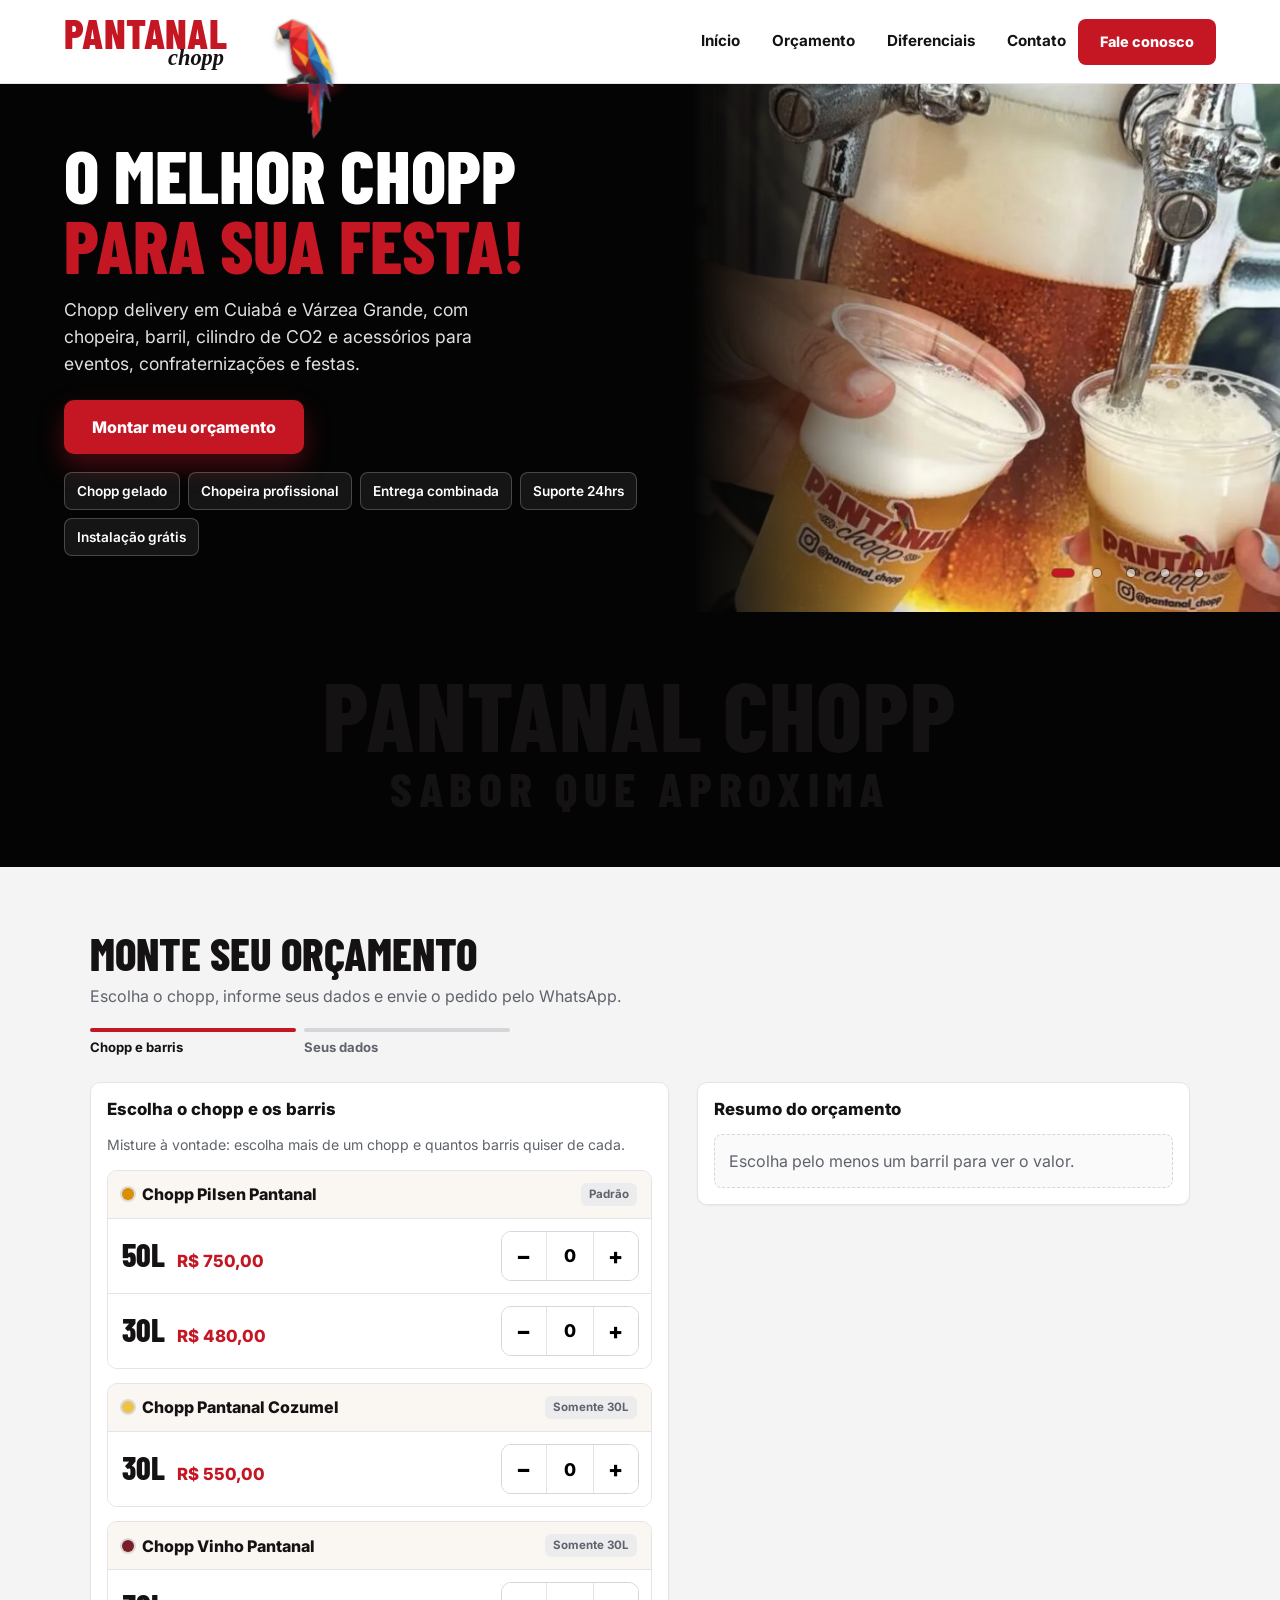
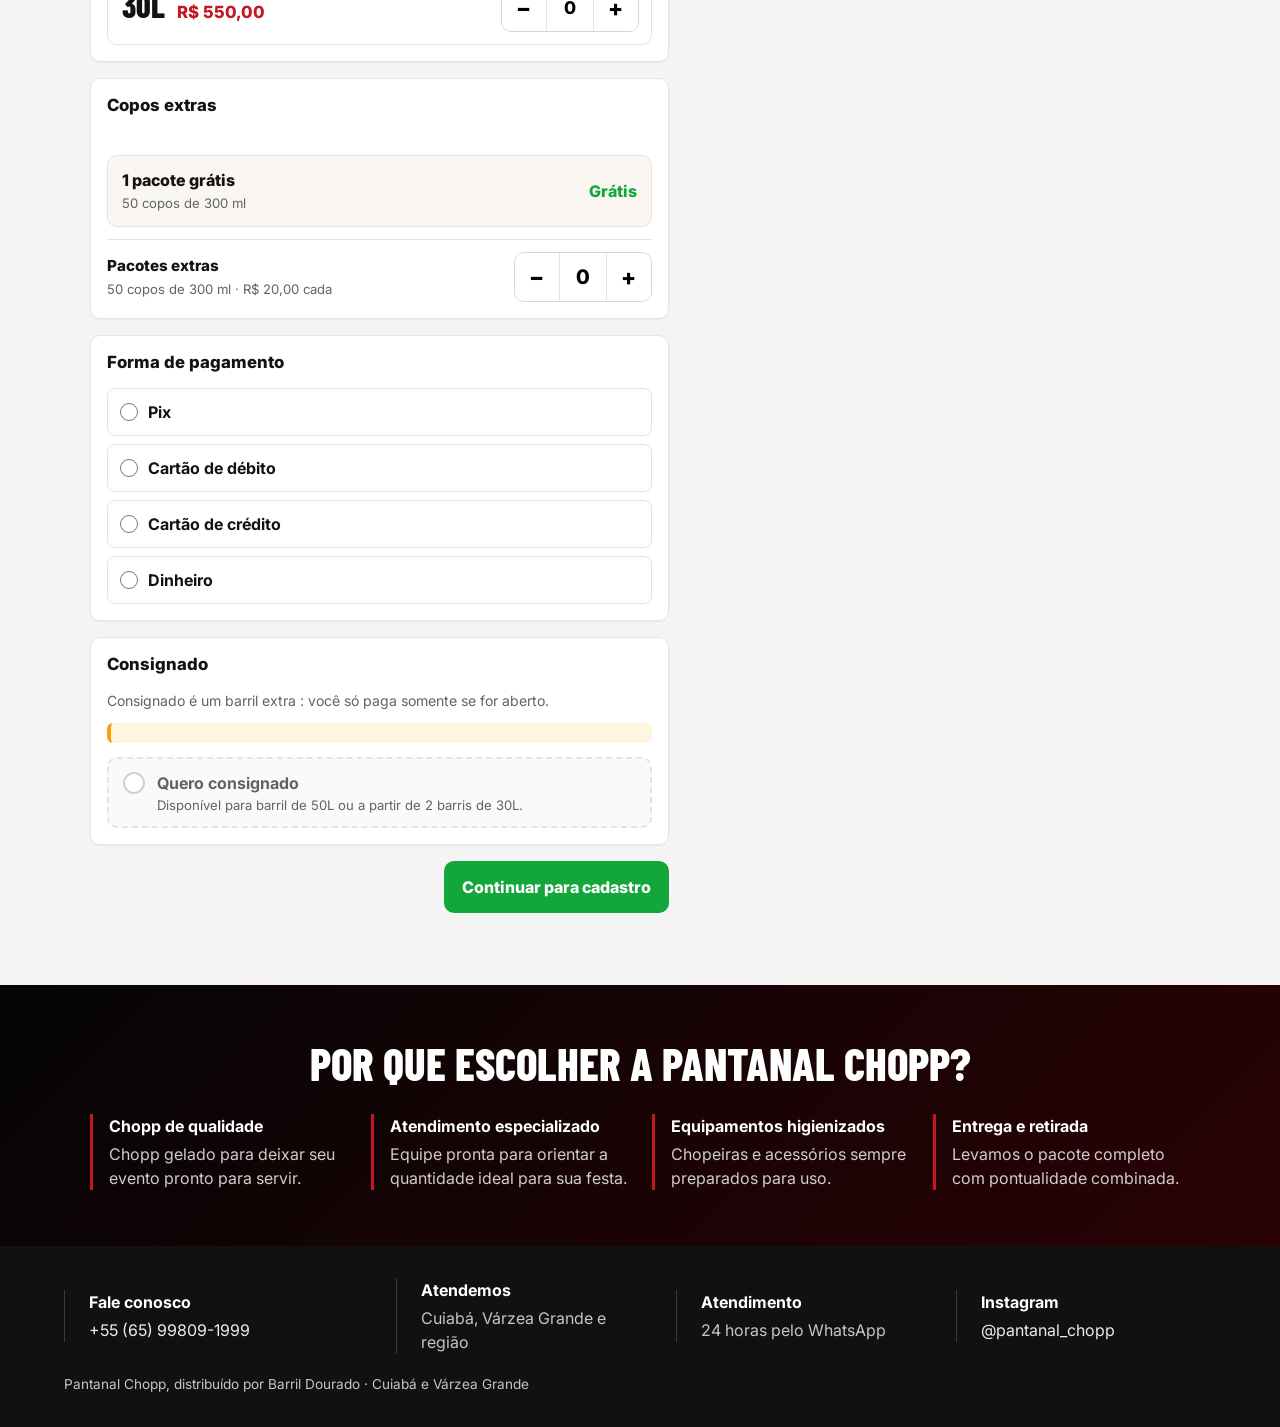
<file: index.html>
<!doctype html>
<html lang="pt-BR">

<head>
  <meta charset="UTF-8" />
  <meta name="viewport" content="width=device-width, initial-scale=1.0, viewport-fit=cover" />
  <link rel="icon" type="image/png" href="/favicon.png" />
  <meta name="theme-color" content="#040404" />
  <title>Pantanal Chopp | Barril Dourado – Chopp delivery em Cuiabá e Várzea Grande</title>
  <meta name="description" content="Chopp delivery em Cuiabá e Várzea Grande com Pantanal Chopp e Barril Dourado: barril, chopeira e CO2 para festas. Monte seu orçamento e peça pelo WhatsApp." />
  <link rel="canonical" href="https://www.barrildourado.com.br/" />
  <meta property="og:type" content="website" />
  <meta property="og:locale" content="pt_BR" />
  <meta property="og:title" content="Pantanal Chopp | Barril Dourado – Chopp delivery em Cuiabá e Várzea Grande" />
  <meta property="og:description" content="Barril, chopeira e CO2 entregues na sua festa em Cuiabá e Várzea Grande. Monte seu orçamento pelo site." />
  <meta property="og:url" content="https://www.barrildourado.com.br/" />
  <script type="application/ld+json">
  {
    "@context": "https://schema.org",
    "@type": "LocalBusiness",
    "name": "Pantanal Chopp",
    "alternateName": "Barril Dourado",
    "url": "https://www.barrildourado.com.br/",
    "description": "Chopp delivery com chopeira, barril e cilindro de CO2 para festas e eventos em Cuiabá e Várzea Grande.",
    "sameAs": ["https://www.instagram.com/pantanal_chopp/"],
    "areaServed": [
      { "@type": "City", "name": "Cuiabá" },
      { "@type": "City", "name": "Várzea Grande" }
    ],
    "openingHours": "Mo-Su 00:00-23:59"
  }
  </script>
  <link rel="preconnect" href="https://fonts.googleapis.com" />
  <link rel="preconnect" href="https://fonts.gstatic.com" crossorigin />
  <link
    href="https://fonts.googleapis.com/css2?family=Barlow+Condensed:wght@700;800&family=Inter:wght@400;500;600;700;800&display=swap"
    rel="stylesheet" />
  <link rel="stylesheet" href="styles.css" />
</head>

<body>

  <header class="site-header">

    <a class="brand" href="#inicio" aria-label="Pantanal Chopp - início">
      <span>Pantanal</span>
      <small>chopp</small>
    </a>

    <!-- Arara apoiada na borda da área preta (ver .arara-perch no CSS) -->
    <div class="arara-perch" aria-hidden="true">
      <img class="arara" src="logo-arara.png" alt="" decoding="async" />
    </div>

    <nav class="main-nav" id="mainNav" aria-label="Navegação principal">
      <a href="#inicio">Início</a>
      <a href="#orcamento">Orçamento</a>
      <a href="#como-funciona">Diferenciais</a>
      <a href="#contato">Contato</a>
    </nav>

    <div class="header-actions">
      <a class="header-whatsapp" href="https://wa.me/556598091999" target="_blank" rel="noopener">
        <span class="label-long">Fale conosco</span><span class="label-short">WhatsApp</span>
      </a>
      <button class="menu-toggle" id="menuToggle" type="button" aria-label="Abrir menu" aria-expanded="false"
        aria-controls="mainNav">
        <span></span><span></span><span></span>
      </button>
    </div>

  </header>

  <main>
    <section class="hero" id="inicio">
      <div class="hero-figure" id="heroFigure" role="group" aria-roledescription="carrossel"
        aria-label="Fotos da Pantanal Chopp">

        <img class="hero-slide hero-slide--photo" src="slide-copos.jpg"
          alt="Dois copos de chopp Pantanal sendo servidos na chopeira" width="597" height="818" aria-hidden="true"
          style="--pos-m: center 80%; --pos-d: center 55%" />
        <img class="hero-slide hero-slide--photo" src="slide-campeao.jpg"
          alt="Pantanal Chopp Cuiabá, campeão no concurso Brasil Cup, com taça de chopp e troféus" width="778"
          height="984" aria-hidden="true" style="--pos-m: center 6%; --pos-d: center 10%" />
        <img class="hero-slide hero-slide--photo" src="slide-caneca.jpg"
          alt="Caneca de chopp gelada com a marca Pantanal Chopp" width="1024" height="1024" aria-hidden="true"
          style="--pos-m: center 50%; --pos-d: center 45%" />
        <img class="hero-slide hero-slide--photo" src="slide-caneca-rosa.jpg"
          alt="Mulher segurando caneca de chopp Pantanal Chopp em uma festa" width="680" height="1024"
          aria-hidden="true" style="--pos-m: center 50%; --pos-d: center 50%" />
        <img class="hero-slide hero-slide--photo" src="hero-pantanal-chopp.jpeg"
          alt="Mulher segurando caneca de chopp Pantanal Chopp em uma festa" width="680" height="1024"
          aria-hidden="true" style="--pos-m: center 50%; --pos-d: center 50%" />

        <div class="hero-dots" id="heroDots"></div>
      </div>

      <div class="hero-content">
        <h1>O melhor chopp <span>para sua festa!</span></h1>
        <p>
          Chopp delivery em Cuiabá e Várzea Grande, com chopeira, barril, cilindro de CO2
          e acessórios para eventos, confraternizações e festas.
        </p>

        <a class="hero-cta" href="#orcamento">Montar meu orçamento</a>

        <ul class="hero-badges" aria-label="Diferenciais">
          <li>Chopp gelado</li>
          <li>Chopeira profissional</li>
          <li>Entrega combinada</li>
          <li>Suporte 24hrs</li>
          <li>Instalação grátis</li>
        </ul>
      </div>
    </section>

    <section class="tagline" aria-label="Slogan">
      <p class="tagline-text">
        <span class="tagline-brand">Pantanal Chopp</span>
        <span class="tagline-sub">sabor que aproxima</span>
      </p>
    </section>

    <section class="budget-section" id="orcamento">
      <div class="section-heading">
        <h2>Monte seu orçamento</h2>
        <p>Escolha o chopp, informe seus dados e envie o pedido pelo WhatsApp.</p>
      </div>

      <form class="budget-grid" id="budgetForm" data-step="1" novalidate>
        <ol class="progress" aria-label="Etapas do orçamento">
          <li><span>Chopp e barris</span></li>
          <li><span>Seus dados</span></li>
        </ol>

        <div class="steps">
          <section class="form-step is-active" data-step="1" aria-label="Etapa de orçamento">
            <fieldset class="panel" id="barris">
              <legend>Escolha o chopp e os barris</legend>
              <p class="panel-hint">Misture à vontade: escolha mais de um chopp e quantos barris quiser de cada.

              <div class="beer-list">
                <div class="beer" role="group" aria-labelledby="beer-pilsen" style="--beer: #d98e04">
                  <div class="beer-head">
                    <h3 id="beer-pilsen">Chopp Pilsen Pantanal</h3>
                    <span class="beer-tag">Padrão</span>
                  </div>
                  <div class="keg-row">
                    <div class="keg-info">
                      <strong>50L</strong>
                      <em>R$ 750,00</em>
                    </div>
                    <div class="quantity-control keg-qty" role="group"
                      aria-label="Quantidade de barris de 50L de Chopp Pilsen Pantanal">
                      <button type="button" data-target="qty-pilsen-50" data-delta="-1"
                        aria-label="Diminuir barris de 50L de Chopp Pilsen Pantanal">−</button>
                      <input id="qty-pilsen-50" name="qty-pilsen-50" type="number" min="0" max="20" value="0"
                        inputmode="numeric" data-keg data-beer="Chopp Pilsen Pantanal" data-short="Pilsen"
                        data-size="50L" data-liters="50" data-cups="166" data-price="750"
                        aria-label="Quantidade de barris de 50L de Chopp Pilsen Pantanal" />
                      <button type="button" data-target="qty-pilsen-50" data-delta="1"
                        aria-label="Aumentar barris de 50L de Chopp Pilsen Pantanal">+</button>
                    </div>
                  </div>
                  <div class="keg-row">
                    <div class="keg-info">
                      <strong>30L</strong>
                      <em>R$ 480,00</em>
                    </div>
                    <div class="quantity-control keg-qty" role="group"
                      aria-label="Quantidade de barris de 30L de Chopp Pilsen Pantanal">
                      <button type="button" data-target="qty-pilsen-30" data-delta="-1"
                        aria-label="Diminuir barris de 30L de Chopp Pilsen Pantanal">−</button>
                      <input id="qty-pilsen-30" name="qty-pilsen-30" type="number" min="0" max="20" value="0"
                        inputmode="numeric" data-keg data-beer="Chopp Pilsen Pantanal" data-short="Pilsen"
                        data-size="30L" data-liters="30" data-cups="100" data-price="480"
                        aria-label="Quantidade de barris de 30L de Chopp Pilsen Pantanal" />
                      <button type="button" data-target="qty-pilsen-30" data-delta="1"
                        aria-label="Aumentar barris de 30L de Chopp Pilsen Pantanal">+</button>
                    </div>
                  </div>
                </div>
                <div class="beer" role="group" aria-labelledby="beer-cozumel" style="--beer: #ecc24a">
                  <div class="beer-head">
                    <h3 id="beer-cozumel">Chopp Pantanal Cozumel</h3>
                    <span class="beer-tag">Somente 30L</span>
                  </div>
                  <div class="keg-row">
                    <div class="keg-info">
                      <strong>30L</strong>
                      <em>R$ 550,00</em>
                    </div>
                    <div class="quantity-control keg-qty" role="group"
                      aria-label="Quantidade de barris de 30L de Chopp Pantanal Cozumel">
                      <button type="button" data-target="qty-cozumel-30" data-delta="-1"
                        aria-label="Diminuir barris de 30L de Chopp Pantanal Cozumel">−</button>
                      <input id="qty-cozumel-30" name="qty-cozumel-30" type="number" min="0" max="20" value="0"
                        inputmode="numeric" data-keg data-beer="Chopp Pantanal Cozumel" data-short="Cozumel"
                        data-size="30L" data-liters="30" data-cups="100" data-price="550"
                        aria-label="Quantidade de barris de 30L de Chopp Pantanal Cozumel" />
                      <button type="button" data-target="qty-cozumel-30" data-delta="1"
                        aria-label="Aumentar barris de 30L de Chopp Pantanal Cozumel">+</button>
                    </div>
                  </div>
                </div>
                <div class="beer" role="group" aria-labelledby="beer-vinho" style="--beer: #7b1e2c">
                  <div class="beer-head">
                    <h3 id="beer-vinho">Chopp Vinho Pantanal</h3>
                    <span class="beer-tag">Somente 30L</span>
                  </div>
                  <div class="keg-row">
                    <div class="keg-info">
                      <strong>30L</strong>
                      <em>R$ 550,00</em>
                    </div>
                    <div class="quantity-control keg-qty" role="group"
                      aria-label="Quantidade de barris de 30L de Chopp Vinho Pantanal">
                      <button type="button" data-target="qty-vinho-30" data-delta="-1"
                        aria-label="Diminuir barris de 30L de Chopp Vinho Pantanal">−</button>
                      <input id="qty-vinho-30" name="qty-vinho-30" type="number" min="0" max="20" value="0"
                        inputmode="numeric" data-keg data-beer="Chopp Vinho Pantanal" data-short="Vinho" data-size="30L"
                        data-liters="30" data-cups="100" data-price="550"
                        aria-label="Quantidade de barris de 30L de Chopp Vinho Pantanal" />
                      <button type="button" data-target="qty-vinho-30" data-delta="1"
                        aria-label="Aumentar barris de 30L de Chopp Vinho Pantanal">+</button>
                    </div>
                  </div>
                </div>
              </div>

              <p class="form-error" id="budgetError" role="alert"></p>
            </fieldset>

            <!-- COPOS EXTRAS -->
            <fieldset class="panel cups-panel" id="cupsPanel">
              <legend>Copos extras</legend>

              <p class="panel-hint">

              </p>

              <div class="cups-free">
                <div>
                  <strong>1 pacote grátis</strong>
                  <span>50 copos de 300 ml</span>
                </div>

                <strong>Grátis</strong>
              </div>

              <div class="cups-extra-row">
                <div class="cups-extra-info">
                  <strong>Pacotes extras</strong>
                  <span>50 copos de 300 ml · R$ 20,00 cada</span>
                </div>

                <div class="quantity-control cups-qty" role="group" aria-label="Quantidade de pacotes de copos extras">
                  <button type="button" data-target="extra-cups" data-delta="-1"
                    aria-label="Diminuir pacotes de copos extras">
                    −
                  </button>

                  <input id="extra-cups" name="extra-cups" type="number" min="0" max="20" value="0" inputmode="numeric"
                    aria-label="Quantidade de pacotes de copos extras" />

                  <button type="button" data-target="extra-cups" data-delta="1"
                    aria-label="Aumentar pacotes de copos extras">
                    +
                  </button>
                </div>
              </div>
            </fieldset>

            <!-- FORMA DE PAGAMENTO -->
            <fieldset class="panel payment-panel" id="paymentPanel">
              <legend>Forma de pagamento</legend>

              <div class="payment-options">
                <label class="payment-option">
                  <input type="radio" name="payment" value="Pix" required />
                  <span>Pix</span>
                </label>

                <label class="payment-option">
                  <input type="radio" name="payment" value="Cartão de débito" />
                  <span>Cartão de débito</span>
                </label>

                <label class="payment-option">
                  <input type="radio" name="payment" value="Cartão de crédito" />
                  <span>Cartão de crédito</span>
                </label>

                <label class="payment-option">
                  <input type="radio" name="payment" value="Dinheiro" />
                  <span>Dinheiro</span>
                </label>
              </div>
            </fieldset>


            <fieldset class="panel consign-panel is-locked" id="consignPanel">
              <legend>Consignado</legend>
              <p class="panel-hint">Consignado é um barril extra : você só paga somente se for aberto.</p>

              <div class="consign-warning" role="note">

              </div>

              <label class="consign-toggle">
                <input type="checkbox" id="consignado" name="consignado" disabled />
                <span class="check"></span>
                <span class="consign-text">
                  <strong>Quero consignado</strong>
                  <small id="consignHint">Disponível para barril de 50L ou a partir de 2 barris de 30L.</small>
                </span>
              </label>

              <div class="consign-options" id="consignOptions">
                <p class="consign-question" id="consignQuestion">Qual barril você quer no consignado?</p>
                <div class="consign-choices" role="radiogroup" aria-labelledby="consignQuestion">
                  <label class="consign-choice">
                    <input type="radio" name="consignKeg" value="50L Pilsen" data-size="50L"
                      data-beer="Chopp Pilsen Pantanal" data-short="Pilsen" />
                    <span class="check"></span>
                    <span><strong>50L</strong> · Chopp Pilsen Pantanal</span>
                  </label>
                  <label class="consign-choice">
                    <input type="radio" name="consignKeg" value="30L Pilsen" data-size="30L"
                      data-beer="Chopp Pilsen Pantanal" data-short="Pilsen" />
                    <span class="check"></span>
                    <span><strong>30L</strong> · Chopp Pilsen Pantanal</span>
                  </label>


                </div>
                <p class="form-error" id="consignError" role="alert"></p>
              </div>
            </fieldset>





            <div class="step-actions">
              <button class="next-button" type="button" id="goToCustomerData">Continuar para cadastro</button>
            </div>
          </section>

          <section class="form-step" data-step="2" aria-label="Etapa de cadastro">
            <section class="panel customer-panel">
              <h2>Seus dados</h2>

              <label>
                Nome completo
                <input id="name" name="name" type="text" placeholder="Digite seu nome completo" autocomplete="name"
                  required />
              </label>

              <label>
                CPF ou CNPJ
                <input id="document" name="document" type="text" inputmode="numeric" placeholder="Somente números"
                  autocomplete="off" required maxlength="18" />
                <small class="field-help">CPF tem 11 dígitos. CNPJ tem 14 dígitos.</small>
              </label>

              <label>
                WhatsApp
                <input id="phone" name="phone" type="tel" placeholder="(65) 9 9999-9999" autocomplete="tel" required />
              </label>

              <label>
                Endereço de entrega
                <input id="address" name="address" type="text" placeholder="Rua, número, bairro e cidade"
                  autocomplete="street-address" required />
              </label>

              <button type="button" id="getLocationButton">
                📍 Usar minha localização atual
              </button>

              <p id="locationStatus"></p>

              <div class="two-columns">
                <label>
                  Data da entrega
                  <input id="date" name="date" type="date" required />
                </label>

                <label>
                  Hora da entrega
                  <input id="time" name="time" type="time" required />
                </label>
              </div>

              <fieldset class="voltage-field">
                <legend>Voltagem do local de instalação</legend>
                <div class="segmented">
                  <label>
                    <input type="radio" name="voltage" value="127V" required />
                    <span>127V</span>
                  </label>
                  <label>
                    <input type="radio" name="voltage" value="220V" required />
                    <span>220V</span>
                  </label>
                </div>
              </fieldset>

              <label>
                Observações
                <textarea id="notes" name="notes" rows="3" placeholder="Opcional"></textarea>
              </label>

              <div class="step-actions split-actions">
                <button class="back-button" type="button" id="backToBudget">Voltar</button>
                <button class="submit-button" type="submit">Receber orçamento no WhatsApp</button>
              </div>

              <p class="privacy">Seus dados serão usados apenas para montar o atendimento.</p>
            </section>
          </section>
        </div>

        <aside class="sidebar">
          <section class="panel summary is-empty" id="budgetSummary" aria-live="polite">
            <h2>Resumo do orçamento</h2>
            <p class="summary-empty" id="summaryEmpty">Escolha pelo menos um barril para ver o valor.</p>
            <dl>
              <div class="summary-items">
                <dt>Barris</dt>
                <dd id="summaryKeg">-</dd>
              </div>
              <div>
                <dt>total</dt>
                <dd id="summaryLiters">-</dd>
              </div>
              <div>
                <dd id="summaryCups">-</dd>
              </div>
              <div>
                <dt>Consignado</dt>
                <dd id="summaryConsign">Não</dd>
              </div>
              <div class="summary-energy">
                <dt>Energia</dt>
                <dd id="summaryVoltage">Informe no cadastro</dd>
              </div>
              <div class="summary-total">
                <dt>Total estimado</dt>
                <dd id="summaryTotal">-</dd>
              </div>
            </dl>
          </section>
        </aside>

        <div class="action-bar" id="actionBar">
          <div class="action-total">
            <span id="barLabel">Total estimado</span>
            <strong id="barTotal">Escolha um barril</strong>
          </div>
          <button class="bar-button" type="button" id="barAction">Continuar</button>
        </div>
      </form>
    </section>

    <section class="benefits" id="como-funciona">
      <h2>Por que escolher a Pantanal Chopp?</h2>
      <div class="benefit-grid">
        <article>
          <strong>Chopp de qualidade</strong>
          <p>Chopp gelado para deixar seu evento pronto para servir.</p>
        </article>
        <article>
          <strong>Atendimento especializado</strong>
          <p>Equipe pronta para orientar a quantidade ideal para sua festa.</p>
        </article>
        <article>
          <strong>Equipamentos higienizados</strong>
          <p>Chopeiras e acessórios sempre preparados para uso.</p>
        </article>
        <article>
          <strong>Entrega e retirada</strong>
          <p>Levamos o pacote completo com pontualidade combinada.</p>
        </article>
      </div>
    </section>
  </main>

  <footer class="site-footer" id="contato">


    <div>
      <strong>Fale conosco</strong>
      <a href="https://wa.me/5565998091999" target="_blank" rel="noopener">+55 (65) 99809-1999</a>
    </div>

    <div>
      <strong>Atendemos</strong>
      <p>Cuiabá, Várzea Grande e região</p>
    </div>

    <div>
      <strong>Atendimento</strong>
      <p>24 horas pelo WhatsApp</p>
    </div>

    <div>
      <strong>Instagram</strong>
      <a href="https://www.instagram.com/pantanal_chopp/" target="_blank" rel="noopener me">@pantanal_chopp</a>
    </div>

    <p style="grid-column: 1 / -1; margin: 0; font-size: 0.85rem;">
      Pantanal Chopp, distribuído por Barril Dourado · Cuiabá e Várzea Grande
    </p>

  </footer>

  <script src="script.js"></script>
</body>

</html>
</file>
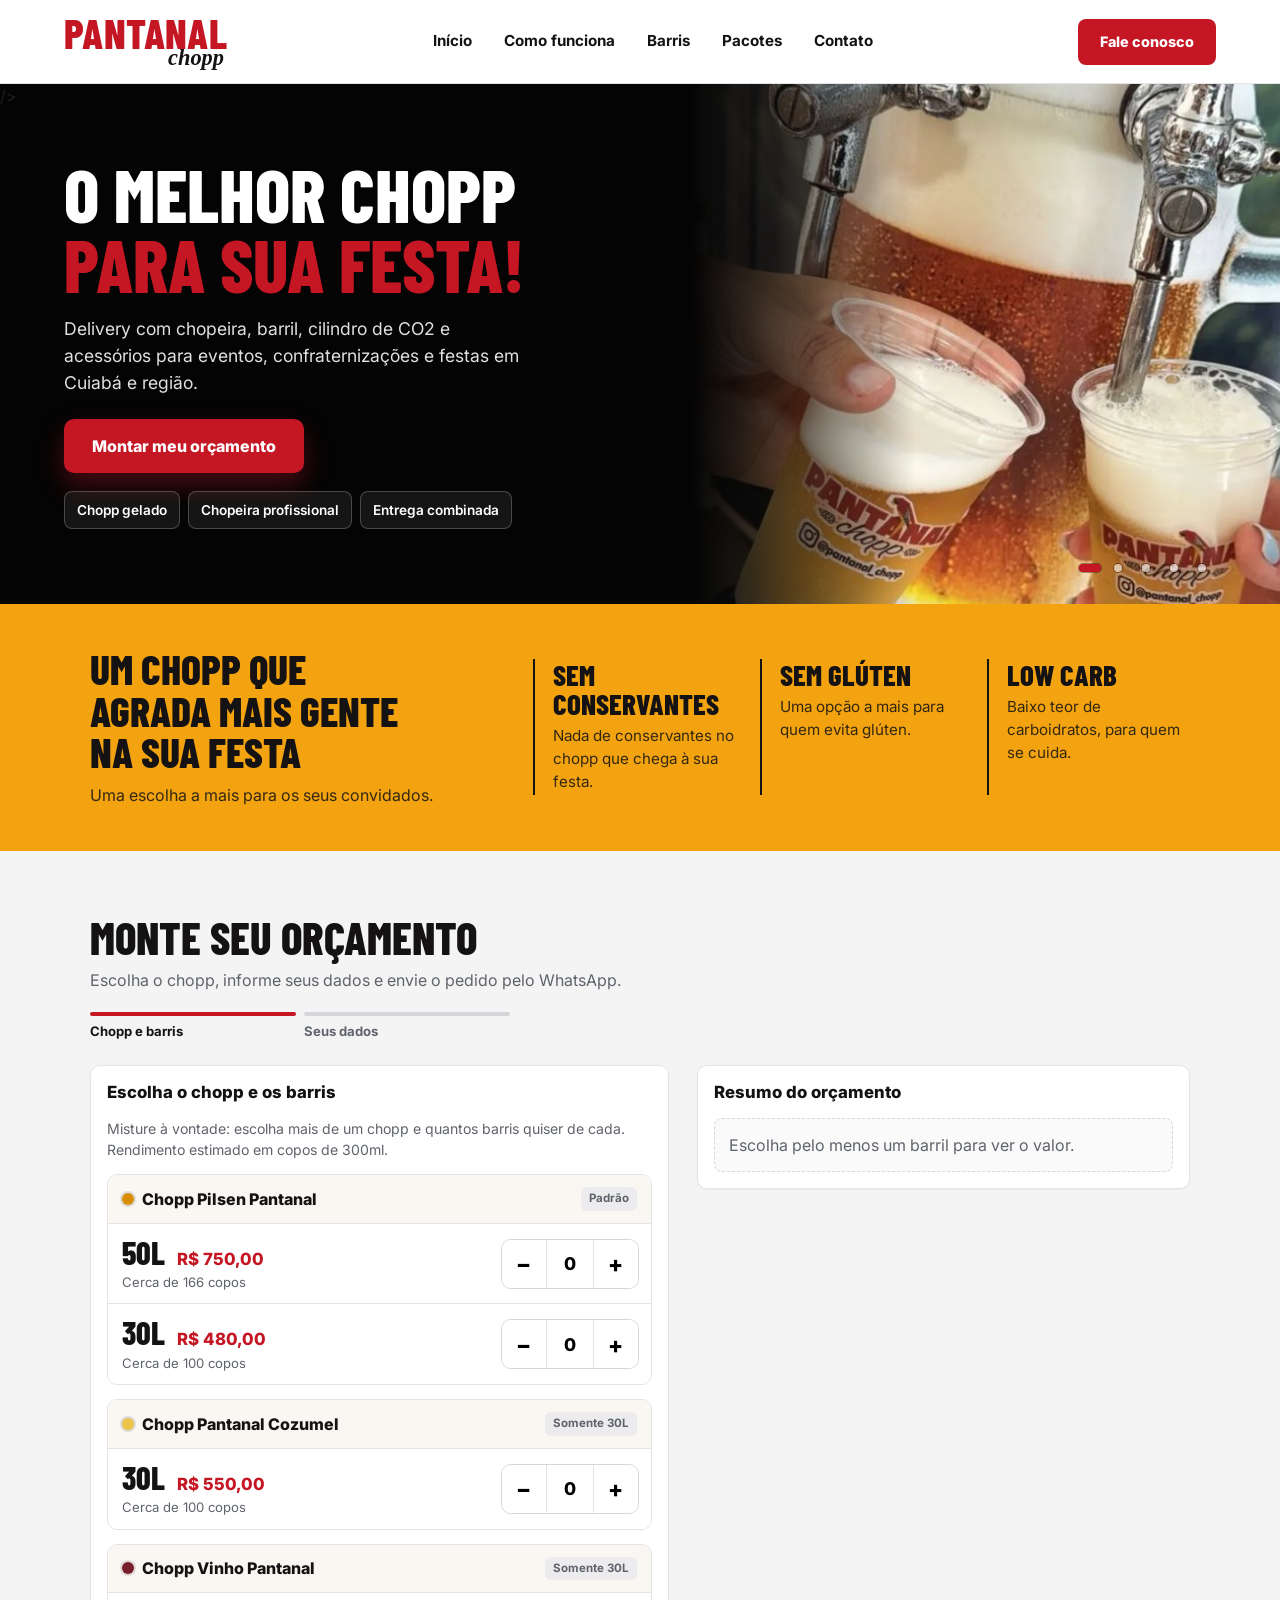
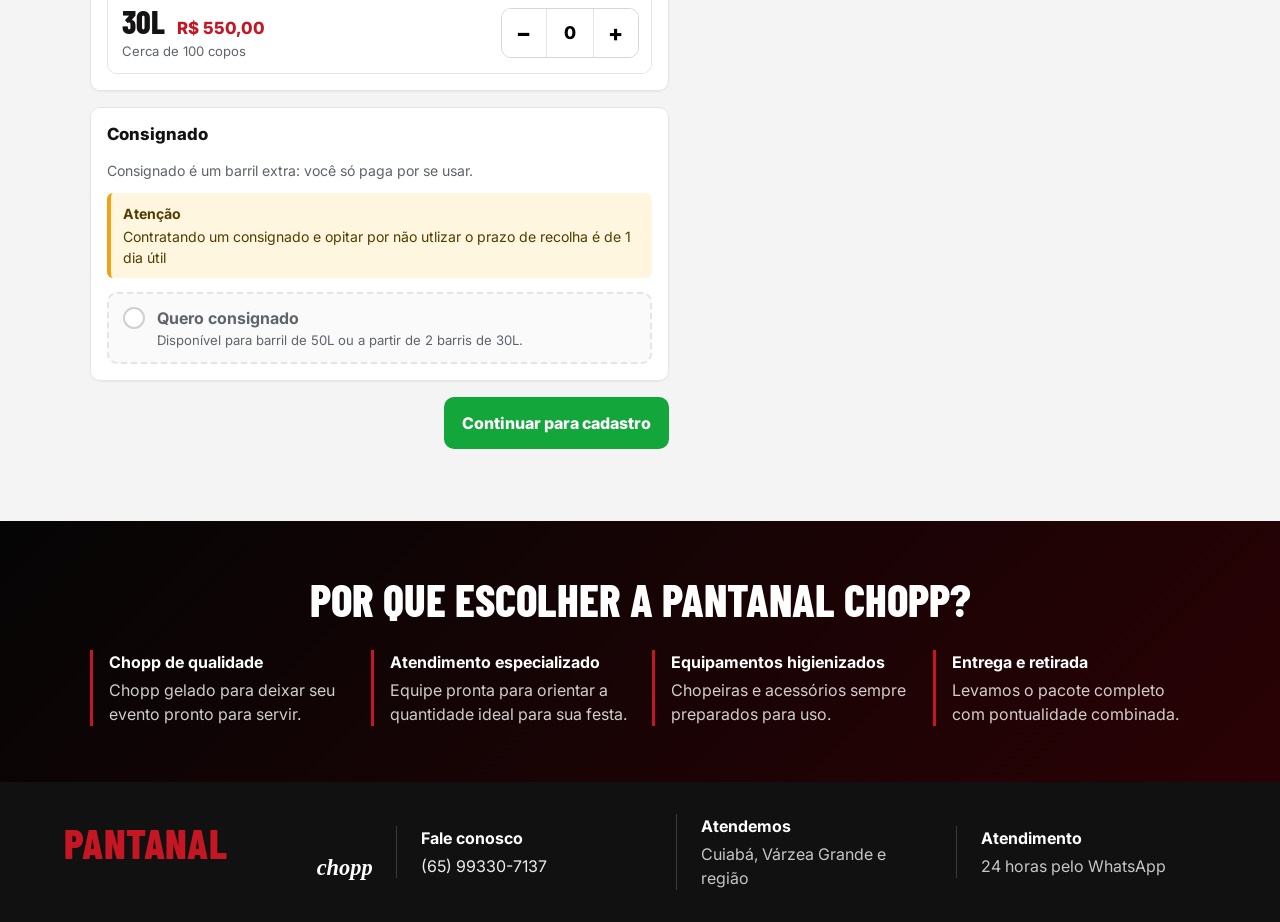
<file: index (2).html>
<!doctype html>
<html lang="pt-BR">
  <head>
    <meta charset="UTF-8" />
    <meta name="viewport" content="width=device-width, initial-scale=1.0, viewport-fit=cover" />
    <meta name="theme-color" content="#040404" />
    <title>Pantanal Chopp | Orçamento via WhatsApp</title>
    <link rel="preconnect" href="https://fonts.googleapis.com" />
    <link rel="preconnect" href="https://fonts.gstatic.com" crossorigin />
    <link
      href="https://fonts.googleapis.com/css2?family=Barlow+Condensed:wght@700;800&family=Inter:wght@400;500;600;700;800&display=swap"
      rel="stylesheet"
    />
    <link rel="stylesheet" href="styles (2).css" />
  </head>
  <body>
    <header class="site-header">
      <a class="brand" href="#inicio" aria-label="Pantanal Chopp">
        <span>Pantanal</span>
        <small>chopp</small>
      </a>

      <nav class="main-nav" id="mainNav" aria-label="Navegação principal">
        <a href="#inicio">Início</a>
        <a href="#como-funciona">Como funciona</a>
        <a href="#barris">Barris</a>
        <a href="#orcamento">Pacotes</a>
        <a href="#contato">Contato</a>
      </nav>

      <div class="header-actions">
        <a class="header-whatsapp" href="https://wa.me/5565993307137" target="_blank" rel="noopener">
          <span class="label-long">Fale conosco</span><span class="label-short">WhatsApp</span>
        </a>
        <button class="menu-toggle" id="menuToggle" type="button" aria-label="Abrir menu" aria-expanded="false" aria-controls="mainNav">
          <span></span><span></span><span></span>
        </button>
      </div>
    </header>

    <main>
      <section class="hero" id="inicio">
        <div class="hero-figure" id="heroFigure" role="group" aria-roledescription="carrossel" aria-label="Fotos da Pantanal Chopp">
       
          />
          <img
            class="hero-slide hero-slide--photo"
            src="slide-copos.jpg"
            alt="Dois copos de chopp Pantanal sendo servidos na chopeira"
            width="597"
            height="818"
            aria-hidden="true"
            style="--pos-m: center 80%; --pos-d: center 55%"
          />
          <img
            class="hero-slide hero-slide--photo"
            src="slide-campeao.jpg"
            alt="Pantanal Chopp Cuiabá, campeão no concurso Brasil Cup, com taça de chopp e troféus"
            width="778"
            height="984"
            aria-hidden="true"
            style="--pos-m: center 6%; --pos-d: center 10%"
          />
          <img
            class="hero-slide hero-slide--photo"
            src="slide-caneca.jpg"
            alt="Caneca de chopp gelada com a marca Pantanal Chopp"
            width="1024"
            height="1024"
            aria-hidden="true"
            style="--pos-m: center 50%; --pos-d: center 45%"
          />
          <img
            class="hero-slide hero-slide--photo"
            src="slide-caneca-rosa.jpg"
            alt="Mulher segurando caneca de chopp Pantanal Chopp em uma festa"
            width="680"
            height="1024"
            aria-hidden="true"
            style="--pos-m: center 50%; --pos-d: center 50%"
          />
             <img
            class="hero-slide hero-slide--photo"
            src="hero-pantanal-chopp.jpeg"
            alt="Mulher segurando caneca de chopp Pantanal Chopp em uma festa"
            width="680"
            height="1024"
            aria-hidden="true"
            style="--pos-m: center 50%; --pos-d: center 50%"
          />
          
          <div class="hero-dots" id="heroDots"></div>
        </div>

        <div class="hero-content">
          <h1>O melhor chopp <span>para sua festa!</span></h1>
          <p>
            Delivery com chopeira, barril, cilindro de CO2 e acessórios para eventos,
            confraternizações e festas em Cuiabá e região.
          </p>

          <a class="hero-cta" href="#orcamento">Montar meu orçamento</a>

          <ul class="hero-badges" aria-label="Diferenciais">
            <li>Chopp gelado</li>
            <li>Chopeira profissional</li>
            <li>Entrega combinada</li>
          </ul>
        </div>
      </section>

      <section class="perks" aria-labelledby="perks-title">
        <div class="perks-inner">
          <div class="perks-lead">
            <h2 id="perks-title">Um chopp que agrada mais gente na sua festa</h2>
            <p>Uma escolha a mais para os seus convidados.</p>
          </div>

          <ul class="perks-list">
            <li>
              <strong>Sem conservantes</strong>
              <span>Nada de conservantes no chopp que chega à sua festa.</span>
            </li>
            <li>
              <strong>Sem glúten</strong>
              <span>Uma opção a mais para quem evita glúten.</span>
            </li>
            <li>
              <strong>Low carb</strong>
              <span>Baixo teor de carboidratos, para quem se cuida.</span>
            </li>
          </ul>
        </div>
      </section>

      <section class="budget-section" id="orcamento">
        <div class="section-heading">
          <h2>Monte seu orçamento</h2>
          <p>Escolha o chopp, informe seus dados e envie o pedido pelo WhatsApp.</p>
        </div>

        <form class="budget-grid" id="budgetForm" data-step="1" novalidate>
          <ol class="progress" aria-label="Etapas do orçamento">
            <li><span>Chopp e barris</span></li>
            <li><span>Seus dados</span></li>
          </ol>

          <div class="steps">
            <section class="form-step is-active" data-step="1" aria-label="Etapa de orçamento">
              <fieldset class="panel" id="barris">
                <legend>Escolha o chopp e os barris</legend>
                <p class="panel-hint">Misture à vontade: escolha mais de um chopp e quantos barris quiser de cada. Rendimento estimado em copos de 300ml.</p>

                <div class="beer-list">
                  <div class="beer" role="group" aria-labelledby="beer-pilsen" style="--beer: #d98e04">
                    <div class="beer-head">
                      <h3 id="beer-pilsen">Chopp Pilsen Pantanal</h3>
                      <span class="beer-tag">Padrão</span>
                    </div>
                    <div class="keg-row">
                      <div class="keg-info">
                        <strong>50L</strong>
                        <small>Cerca de 166 copos</small>
                        <em>R$ 750,00</em>
                      </div>
                      <div class="quantity-control keg-qty" role="group" aria-label="Quantidade de barris de 50L de Chopp Pilsen Pantanal">
                        <button type="button" data-target="qty-pilsen-50" data-delta="-1" aria-label="Diminuir barris de 50L de Chopp Pilsen Pantanal">−</button>
                        <input
                          id="qty-pilsen-50"
                          name="qty-pilsen-50"
                          type="number"
                          min="0"
                          max="20"
                          value="0"
                          inputmode="numeric"
                          data-keg
                          data-beer="Chopp Pilsen Pantanal"
                          data-short="Pilsen"
                          data-size="50L"
                          data-liters="50"
                          data-cups="166"
                          data-price="750"
                          aria-label="Quantidade de barris de 50L de Chopp Pilsen Pantanal"
                        />
                        <button type="button" data-target="qty-pilsen-50" data-delta="1" aria-label="Aumentar barris de 50L de Chopp Pilsen Pantanal">+</button>
                      </div>
                    </div>
                    <div class="keg-row">
                      <div class="keg-info">
                        <strong>30L</strong>
                        <small>Cerca de 100 copos</small>
                        <em>R$ 480,00</em>
                      </div>
                      <div class="quantity-control keg-qty" role="group" aria-label="Quantidade de barris de 30L de Chopp Pilsen Pantanal">
                        <button type="button" data-target="qty-pilsen-30" data-delta="-1" aria-label="Diminuir barris de 30L de Chopp Pilsen Pantanal">−</button>
                        <input
                          id="qty-pilsen-30"
                          name="qty-pilsen-30"
                          type="number"
                          min="0"
                          max="20"
                          value="0"
                          inputmode="numeric"
                          data-keg
                          data-beer="Chopp Pilsen Pantanal"
                          data-short="Pilsen"
                          data-size="30L"
                          data-liters="30"
                          data-cups="100"
                          data-price="480"
                          aria-label="Quantidade de barris de 30L de Chopp Pilsen Pantanal"
                        />
                        <button type="button" data-target="qty-pilsen-30" data-delta="1" aria-label="Aumentar barris de 30L de Chopp Pilsen Pantanal">+</button>
                      </div>
                    </div>
                  </div>
                  <div class="beer" role="group" aria-labelledby="beer-cozumel" style="--beer: #ecc24a">
                    <div class="beer-head">
                      <h3 id="beer-cozumel">Chopp Pantanal Cozumel</h3>
                      <span class="beer-tag">Somente 30L</span>
                    </div>
                    <div class="keg-row">
                      <div class="keg-info">
                        <strong>30L</strong>
                        <small>Cerca de 100 copos</small>
                        <em>R$ 550,00</em>
                      </div>
                      <div class="quantity-control keg-qty" role="group" aria-label="Quantidade de barris de 30L de Chopp Pantanal Cozumel">
                        <button type="button" data-target="qty-cozumel-30" data-delta="-1" aria-label="Diminuir barris de 30L de Chopp Pantanal Cozumel">−</button>
                        <input
                          id="qty-cozumel-30"
                          name="qty-cozumel-30"
                          type="number"
                          min="0"
                          max="20"
                          value="0"
                          inputmode="numeric"
                          data-keg
                          data-beer="Chopp Pantanal Cozumel"
                          data-short="Cozumel"
                          data-size="30L"
                          data-liters="30"
                          data-cups="100"
                          data-price="550"
                          aria-label="Quantidade de barris de 30L de Chopp Pantanal Cozumel"
                        />
                        <button type="button" data-target="qty-cozumel-30" data-delta="1" aria-label="Aumentar barris de 30L de Chopp Pantanal Cozumel">+</button>
                      </div>
                    </div>
                  </div>
                  <div class="beer" role="group" aria-labelledby="beer-vinho" style="--beer: #7b1e2c">
                    <div class="beer-head">
                      <h3 id="beer-vinho">Chopp Vinho Pantanal</h3>
                      <span class="beer-tag">Somente 30L</span>
                    </div>
                    <div class="keg-row">
                      <div class="keg-info">
                        <strong>30L</strong>
                        <small>Cerca de 100 copos</small>
                        <em>R$ 550,00</em>
                      </div>
                      <div class="quantity-control keg-qty" role="group" aria-label="Quantidade de barris de 30L de Chopp Vinho Pantanal">
                        <button type="button" data-target="qty-vinho-30" data-delta="-1" aria-label="Diminuir barris de 30L de Chopp Vinho Pantanal">−</button>
                        <input
                          id="qty-vinho-30"
                          name="qty-vinho-30"
                          type="number"
                          min="0"
                          max="20"
                          value="0"
                          inputmode="numeric"
                          data-keg
                          data-beer="Chopp Vinho Pantanal"
                          data-short="Vinho"
                          data-size="30L"
                          data-liters="30"
                          data-cups="100"
                          data-price="550"
                          aria-label="Quantidade de barris de 30L de Chopp Vinho Pantanal"
                        />
                        <button type="button" data-target="qty-vinho-30" data-delta="1" aria-label="Aumentar barris de 30L de Chopp Vinho Pantanal">+</button>
                      </div>
                    </div>
                  </div>
                </div>

                <p class="form-error" id="budgetError" role="alert"></p>
              </fieldset>

              <fieldset class="panel consign-panel is-locked" id="consignPanel">
                <legend>Consignado</legend>
                <p class="panel-hint">Consignado é um barril extra: você só paga por se usar.</p>

                <div class="consign-warning" role="note">
                  <strong>Atenção</strong>
                  <p>Contratando um consignado e opitar por não utlizar o prazo de recolha é de 1 dia útil</p>
                </div>

                <label class="consign-toggle">
                  <input type="checkbox" id="consignado" name="consignado" disabled />
                  <span class="check"></span>
                  <span class="consign-text">
                    <strong>Quero consignado</strong>
                    <small id="consignHint">Disponível para barril de 50L ou a partir de 2 barris de 30L.</small>
                  </span>
                </label>

                <div class="consign-options" id="consignOptions">
                  <p class="consign-question" id="consignQuestion">Qual barril você quer no consignado?</p>
                  <div class="consign-choices" role="radiogroup" aria-labelledby="consignQuestion">
                    <label class="consign-choice">
                      <input type="radio" name="consignKeg" value="50L Pilsen" data-size="50L" data-beer="Chopp Pilsen Pantanal" data-short="Pilsen" />
                      <span class="check"></span>
                      <span><strong>50L</strong> · Chopp Pilsen Pantanal</span>
                    </label>
                    <label class="consign-choice">
                      <input type="radio" name="consignKeg" value="30L Pilsen" data-size="30L" data-beer="Chopp Pilsen Pantanal" data-short="Pilsen" />
                      <span class="check"></span>
                      <span><strong>30L</strong> · Chopp Pilsen Pantanal</span>
                    </label>
                 
        
                  </div>
                  <p class="form-error" id="consignError" role="alert"></p>
                </div>
              </fieldset>

              <div class="step-actions">
                <button class="next-button" type="button" id="goToCustomerData">Continuar para cadastro</button>
              </div>
            </section>

            <section class="form-step" data-step="2" aria-label="Etapa de cadastro">
              <section class="panel customer-panel">
                <h2>Seus dados</h2>

                <label>
                  Nome completo
                  <input id="name" name="name" type="text" placeholder="Digite seu nome completo" autocomplete="name" required />
                </label>

                <label>
                  CPF ou CNPJ
                  <input
                    id="document"
                    name="document"
                    type="text"
                    inputmode="numeric"
                    placeholder="Somente números"
                    autocomplete="off"
                    required
                    maxlength="18"
                  />
                  <small class="field-help">CPF tem 11 dígitos. CNPJ tem 14 dígitos.</small>
                </label>

                <label>
                  WhatsApp
                  <input id="phone" name="phone" type="tel" placeholder="(65) 9 9999-9999" autocomplete="tel" required />
                </label>

                <label>
                  Endereço de entrega
                  <input id="address" name="address" type="text" placeholder="Rua, número, bairro e cidade" autocomplete="street-address" required />
                </label>

                <div class="two-columns">
                  <label>
                    Data da entrega
                    <input id="date" name="date" type="date" required />
                  </label>

                  <label>
                    Hora da entrega
                    <input id="time" name="time" type="time" required />
                  </label>
                </div>

                <fieldset class="voltage-field">
                  <legend>Voltagem do local de instalação</legend>
                  <div class="segmented">
                    <label>
                      <input type="radio" name="voltage" value="127V" required />
                      <span>127V</span>
                    </label>
                    <label>
                      <input type="radio" name="voltage" value="220V" required />
                      <span>220V</span>
                    </label>
                  </div>
                </fieldset>

                <label>
                  Observações
                  <textarea id="notes" name="notes" rows="3" placeholder="Opcional"></textarea>
                </label>

                <div class="step-actions split-actions">
                  <button class="back-button" type="button" id="backToBudget">Voltar</button>
                  <button class="submit-button" type="submit">Receber orçamento no WhatsApp</button>
                </div>

                <p class="privacy">Seus dados serão usados apenas para montar o atendimento.</p>
              </section>
            </section>
          </div>

          <aside class="sidebar">
            <section class="panel summary is-empty" id="budgetSummary" aria-live="polite">
              <h2>Resumo do orçamento</h2>
              <p class="summary-empty" id="summaryEmpty">Escolha pelo menos um barril para ver o valor.</p>
              <dl>
                <div class="summary-items">
                  <dt>Barris</dt>
                  <dd id="summaryKeg">-</dd>
                </div>
                <div>
                  <dt>Volume total</dt>
                  <dd id="summaryLiters">-</dd>
                </div>
                <div>
                  <dt>Rendimento em copos de 300ml</dt>
                  <dd id="summaryCups">-</dd>
                </div>
                <div>
                  <dt>Consignado</dt>
                  <dd id="summaryConsign">Não</dd>
                </div>
                <div class="summary-energy">
                  <dt>Energia</dt>
                  <dd id="summaryVoltage">Informe no cadastro</dd>
                </div>
                <div class="summary-total">
                  <dt>Total estimado</dt>
                  <dd id="summaryTotal">-</dd>
                </div>
              </dl>
            </section>
          </aside>

          <div class="action-bar" id="actionBar">
            <div class="action-total">
              <span id="barLabel">Total estimado</span>
              <strong id="barTotal">Escolha um barril</strong>
            </div>
            <button class="bar-button" type="button" id="barAction">Continuar</button>
          </div>
        </form>
      </section>

      <section class="benefits" id="como-funciona">
        <h2>Por que escolher a Pantanal Chopp?</h2>
        <div class="benefit-grid">
          <article>
            <strong>Chopp de qualidade</strong>
            <p>Chopp gelado para deixar seu evento pronto para servir.</p>
          </article>
          <article>
            <strong>Atendimento especializado</strong>
            <p>Equipe pronta para orientar a quantidade ideal para sua festa.</p>
          </article>
          <article>
            <strong>Equipamentos higienizados</strong>
            <p>Chopeiras e acessórios sempre preparados para uso.</p>
          </article>
          <article>
            <strong>Entrega e retirada</strong>
            <p>Levamos o pacote completo com pontualidade combinada.</p>
          </article>
        </div>
      </section>
    </main>

    <footer class="site-footer" id="contato">
      <a class="brand footer-brand" href="#inicio" aria-label="Pantanal Chopp">
        <span>Pantanal</span>
        <small>chopp</small>
      </a>

      <div>
        <strong>Fale conosco</strong>
        <a href="https://wa.me/5565993307137" target="_blank" rel="noopener">(65) 99330-7137</a>
      </div>

      <div>
        <strong>Atendemos</strong>
        <p>Cuiabá, Várzea Grande e região</p>
      </div>

      <div>
        <strong>Atendimento</strong>
        <p>24 horas pelo WhatsApp</p>
      </div>
    </footer>

    <script src="script (2).js"></script>
  </body>
</html>
</file>
<file: styles.css>
:root {
  --red: #c51624;
  --red-dark: #9f111c;
  --ink: #141212;
  --muted: #5f636b;
  --line: #e4e4e7;
  --paper: #f4f4f5;
  --night: #040404;
  --amber: #f2a30f;
  --amber-soft: #fff6df;
  --green: #13a63b;
  --green-dark: #0f8d32;
  --radius: 10px;
  --pad: clamp(16px, 5vw, 80px);
  --display: "Barlow Condensed", "Arial Narrow", Arial, sans-serif;
  --body: "Inter", Arial, sans-serif;
}

* {
  box-sizing: border-box;
}

html {
  scroll-behavior: smooth;
  scroll-padding-top: 72px;
  -webkit-text-size-adjust: 100%;
  text-size-adjust: 100%;
}

body {
  margin: 0;
  color: var(--ink);
  font-family: var(--body);
  line-height: 1.5;
  background: #fff;
  overflow-x: clip;
  -webkit-tap-highlight-color: transparent;
}

img {
  display: block;
  max-width: 100%;
}

a {
  color: inherit;
  text-decoration: none;
}

button,
input,
textarea {
  font: inherit;
}

:focus-visible {
  outline: 3px solid rgba(197, 22, 36, 0.5);
  outline-offset: 2px;
}

/* ---------- Header ---------- */

.site-header {
  position: sticky;
  top: 0;
  z-index: 30;
  display: flex;
  align-items: center;
  justify-content: space-between;
  gap: 12px;
  height: 64px;
  padding: 0 16px;
  background: #fff;
  border-bottom: 1px solid var(--line);
}

.brand {
  display: inline-flex;
  flex-direction: column;
  line-height: 0.82;
  text-transform: uppercase;
}

.brand span {
  color: var(--red);
  font-family: var(--display);
  font-size: 1.75rem;
  font-weight: 800;
  letter-spacing: 0.01em;
}

.brand small {
  align-self: flex-end;
  margin-right: 0.15em;
  color: var(--ink);
  font-family: Georgia, "Times New Roman", serif;
  font-size: 1.1rem;
  font-style: italic;
  font-weight: 700;
  text-transform: lowercase;
}

.header-actions {
  display: flex;
  flex-shrink: 0;
  align-items: center;
  gap: 8px;
}

.label-long {
  display: none;
}

.header-whatsapp {
  display: inline-flex;
  align-items: center;
  justify-content: center;
  min-height: 42px;
  padding: 0 14px;
  border-radius: 8px;
  color: #fff;
  background: var(--red);
  font-size: 0.9rem;
  font-weight: 800;
  white-space: nowrap;
}

.header-whatsapp:hover {
  background: var(--red-dark);
}

.menu-toggle {
  display: grid;
  align-content: center;
  justify-items: center;
  gap: 5px;
  width: 44px;
  height: 44px;
  padding: 0;
  border: 1px solid var(--line);
  border-radius: 8px;
  background: #fff;
  cursor: pointer;
}

.menu-toggle span {
  width: 20px;
  height: 2px;
  border-radius: 2px;
  background: var(--ink);
  transition: transform 160ms ease, opacity 160ms ease;
}

.menu-toggle[aria-expanded="true"] span:nth-child(1) {
  transform: translateY(7px) rotate(45deg);
}

.menu-toggle[aria-expanded="true"] span:nth-child(2) {
  opacity: 0;
}

.menu-toggle[aria-expanded="true"] span:nth-child(3) {
  transform: translateY(-7px) rotate(-45deg);
}

.main-nav {
  position: absolute;
  z-index: 3;
  top: 100%;
  left: 0;
  right: 0;
  display: none;
  flex-direction: column;
  background: #fff;
  border-bottom: 1px solid var(--line);
  box-shadow: 0 18px 30px rgba(0, 0, 0, 0.12);
}

.main-nav.is-open {
  display: flex;
}

.main-nav a {
  padding: 16px 20px;
  border-top: 1px solid var(--line);
  font-weight: 700;
}

.main-nav a:first-child {
  border-top: 0;
}

.main-nav a:hover {
  color: var(--red);
}

/* ---------- Arara apoiada na área preta ----------
   A borda de baixo do header é a borda de cima da área preta (hero).
   O galho da arara fica exatamente nessa linha: o corpo aparece no branco
   e a cauda desce por cima do preto.
   Ajuste fino: --arara-h (tamanho) e --feet (onde fica o galho na imagem,
   0 = topo do PNG, 1 = base do PNG). */

.arara-perch {
  --arara-h: 96px;
  --feet: 0.55;
  position: relative;
  z-index: 2;
  display: flex;
  flex: 1 1 0;
  align-items: flex-end;
  justify-content: center;
  align-self: stretch;
  min-width: 0;
  pointer-events: none;
}

.arara {
  position: relative;
  flex: none;
  width: auto;
  max-width: none;
  height: var(--arara-h);
  /* joga a cauda para baixo da linha, com o galho exatamente sobre ela */
  margin-bottom: calc(-1px - var(--arara-h) * (1 - var(--feet)));
  transform-origin: 50% calc(var(--feet) * 100%);
  transform: perspective(520px) rotateY(-14deg) rotateX(3deg);
  filter: drop-shadow(0 5px 3px rgba(0, 0, 0, 0.28)) drop-shadow(0 0 1px rgba(0, 0, 0, 0.35));
  animation: arara-sway 6s ease-in-out infinite;
  will-change: transform;
  transition: opacity 150ms ease;
}

/* menu do celular aberto: a arara sai de cena para não ficar sobre os links */
.site-header:has(.main-nav.is-open) .arara {
  opacity: 0;
}

/* luz vermelha da plumagem refletindo na borda do preto */
.arara-perch::after {
  content: "";
  position: absolute;
  top: calc(100% + 1px);
  left: 50%;
  width: calc(var(--arara-h) * 0.7);
  height: calc(var(--arara-h) * 0.16);
  translate: -50% 0;
  background: radial-gradient(ellipse at 50% 0, rgba(197, 22, 36, 0.6), rgba(197, 22, 36, 0) 70%);
}

@keyframes arara-sway {
  0%,
  100% {
    transform: perspective(520px) rotateY(-14deg) rotateX(3deg);
  }

  50% {
    transform: perspective(520px) rotateY(9deg) rotateX(3deg);
  }
}



/* ---------- Hero ---------- */

.hero {
  position: relative;
  color: #fff;
  background: var(--night);
  overflow: hidden;
}

.hero-figure {
  position: relative;
  height: 270px;
}

.hero-slide {
  position: absolute;
  inset: 0;
  width: 100%;
  height: 100%;
  object-fit: cover;
  object-position: var(--pos-m, center);
  opacity: 0;
  transition: opacity 900ms ease;
}

.hero-slide.is-active {
  opacity: 1;
}

.hero-dots {
  position: absolute;
  right: 12px;
  bottom: 30px;
  z-index: 2;
  display: flex;
}

.hero-dot {
  display: grid;
  place-items: center;
  width: 34px;
  height: 34px;
  padding: 0;
  border: 0;
  background: none;
  cursor: pointer;
}

.hero-dot::before {
  content: "";
  width: 8px;
  height: 8px;
  border-radius: 8px;
  background: rgba(255, 255, 255, 0.6);
  box-shadow: 0 0 0 1px rgba(0, 0, 0, 0.35);
  transition: width 200ms ease, background 200ms ease;
}

.hero-dot[aria-current="true"]::before {
  width: 22px;
  background: var(--red);
}

.hero-figure::after {
  content: "";
  position: absolute;
  inset: 0;
  background: linear-gradient(to bottom, rgba(4, 4, 4, 0) 45%, var(--night) 100%);
}

.hero-content {
  position: relative;
  padding: 0 20px 32px;
  margin-top: -18px;
}

.hero h1 {
  margin: 0;
  font-family: var(--display);
  font-size: clamp(2.7rem, 13.5vw, 3.8rem);
  font-weight: 800;
  line-height: 0.95;
  text-transform: uppercase;
}

.hero h1 span {
  display: block;
  color: var(--red);
}

.hero p {
  max-width: 520px;
  margin: 16px 0 0;
  color: rgba(255, 255, 255, 0.88);
  font-size: 1rem;
  line-height: 1.55;
}

.hero-cta {
  display: flex;
  align-items: center;
  justify-content: center;
  min-height: 54px;
  margin-top: 22px;
  border-radius: var(--radius);
  color: #fff;
  background: var(--red);
  font-weight: 800;
  box-shadow: 0 12px 26px rgba(197, 22, 36, 0.35);
}

.hero-cta:hover {
  background: var(--red-dark);
}

.hero-badges {
  display: flex;
  flex-wrap: wrap;
  gap: 8px;
  margin: 18px 0 0;
  padding: 0;
  list-style: none;
}

.hero-badges li {
  padding: 8px 12px;
  border: 1px solid rgba(255, 255, 255, 0.22);
  border-radius: 8px;
  background: rgba(255, 255, 255, 0.07);
  font-size: 0.85rem;
  font-weight: 600;
}

/* ---------- Slogan camaleão ---------- */

.tagline {
  display: grid;
  place-items: center;
  padding: 56px 20px;
  background: var(--night);
  text-align: center;
}

.tagline-text {
  display: grid;
  gap: 6px;
  margin: 0;
  font-family: var(--display);
  font-weight: 800;
  line-height: 0.95;
  text-transform: uppercase;
  text-wrap: balance;
  animation: chameleon 9s ease-in-out infinite;
}

.tagline-brand {
  font-size: clamp(2.8rem, 12vw, 6rem);
  letter-spacing: 0.01em;
}

.tagline-sub {
  font-size: clamp(1.4rem, 6vw, 3rem);
  letter-spacing: 0.14em;
}

@keyframes chameleon {
  0%,
  100% {
    color: var(--amber);
    text-shadow: 0 0 28px rgba(242, 163, 15, 0.45);
  }
  33% {
    color: #e5232f;
    text-shadow: 0 0 28px rgba(229, 35, 47, 0.45);
  }
  66% {
    color: #1fd14f;
    text-shadow: 0 0 28px rgba(31, 209, 79, 0.45);
  }
}

@media (prefers-reduced-motion: reduce) {
  .tagline-text {
    animation: none;
    color: var(--amber);
  }
}

/* ---------- Orçamento ---------- */

.budget-section {
  padding: 32px 16px 40px;
  background: var(--paper);
}

.section-heading {
  width: min(1100px, 100%);
  margin: 0 auto 20px;
}

.section-heading h2,
.benefits h2 {
  margin: 0;
  font-family: var(--display);
  font-size: 2.2rem;
  font-weight: 800;
  line-height: 1;
  text-transform: uppercase;
}

.section-heading p {
  margin: 8px 0 0;
  color: var(--muted);
}

.budget-grid {
  display: flex;
  flex-direction: column;
  gap: 16px;
  width: min(640px, 100%);
  margin: 0 auto;
}

.budget-grid,
.steps,
.sidebar,
.panel,
.form-step {
  min-width: 0;
}

.steps,
.sidebar {
  display: grid;
  align-content: start;
  gap: 16px;
}

.form-step {
  display: none;
  align-content: start;
  gap: 16px;
}

.form-step.is-active {
  display: grid;
}

/* Progresso */

.progress {
  display: flex;
  gap: 8px;
  order: -2;
  margin: 0;
  padding: 0;
  list-style: none;
}

.progress li {
  display: grid;
  flex: 1;
  gap: 6px;
  color: var(--muted);
  font-size: 0.82rem;
  font-weight: 700;
}

.progress li::before {
  content: "";
  height: 4px;
  border-radius: 4px;
  background: #d5d5da;
}

.budget-grid[data-step="1"] .progress li:first-child,
.budget-grid[data-step="2"] .progress li {
  color: var(--ink);
}

.budget-grid[data-step="1"] .progress li:first-child::before,
.budget-grid[data-step="2"] .progress li::before {
  background: var(--red);
}

/* Painéis */

.panel {
  margin: 0;
  padding: 16px;
  border: 1px solid var(--line);
  border-radius: var(--radius);
  background: #fff;
  box-shadow: 0 1px 2px rgba(20, 18, 18, 0.05);
}

.panel legend,
.customer-panel h2,
.summary h2 {
  margin: 0 0 14px;
  padding: 0;
  font-size: 1.05rem;
  font-weight: 800;
  line-height: 1.3;
}

.panel legend {
  float: left;
  width: 100%;
}

.panel legend + * {
  clear: both;
}

/* Barris */

.panel-hint {
  margin: 0 0 14px;
  color: var(--muted);
  font-size: 0.88rem;
}

.beer-list {
  display: grid;
  gap: 14px;
}

.beer {
  overflow: hidden;
  border: 1px solid var(--line);
  border-radius: var(--radius);
  background: #fff;
}

.beer-head {
  display: flex;
  align-items: center;
  justify-content: space-between;
  gap: 10px;
  padding: 12px 14px;
  background: #faf7f2;
  border-bottom: 1px solid var(--line);
}

.beer-head h3 {
  display: flex;
  align-items: center;
  gap: 8px;
  margin: 0;
  font-size: 1rem;
  font-weight: 800;
  line-height: 1.25;
}

.beer-head h3::before {
  content: "";
  flex-shrink: 0;
  width: 12px;
  height: 12px;
  border-radius: 50%;
  background: var(--beer, var(--amber));
  box-shadow: 0 0 0 2px rgba(20, 18, 18, 0.12);
}

.beer-tag {
  flex-shrink: 0;
  padding: 3px 8px;
  border-radius: 6px;
  color: var(--muted);
  background: #ececef;
  font-size: 0.72rem;
  font-weight: 700;
}

.keg-row {
  display: flex;
  align-items: center;
  justify-content: space-between;
  gap: 12px;
  padding: 12px 12px 12px 14px;
  background: #fff;
  box-shadow: inset 4px 0 0 transparent;
  transition: box-shadow 160ms ease, background 160ms ease;
}

.keg-row + .keg-row {
  border-top: 1px solid var(--line);
}

.keg-row.is-selected {
  background: #fff7f7;
  box-shadow: inset 4px 0 0 var(--red);
}

.keg-info {
  display: grid;
  grid-template-columns: auto minmax(0, 1fr);
  align-items: baseline;
  column-gap: 12px;
  row-gap: 2px;
  min-width: 0;
}

.keg-info strong {
  grid-column: 1;
  grid-row: 1;
  font-family: var(--display);
  font-size: 2rem;
  font-weight: 800;
  line-height: 1;
}

.keg-info small {
  grid-column: 1 / -1;
  grid-row: 2;
  color: var(--muted);
  font-size: 0.82rem;
  line-height: 1.35;
}

.keg-info em {
  grid-column: 2;
  grid-row: 1;
  white-space: nowrap;
  color: var(--red);
  font-size: 1.05rem;
  font-style: normal;
  font-weight: 800;
}

/* Consignado */

.consign-toggle {
  display: flex;
  align-items: flex-start;
  gap: 12px;
  padding: 12px 14px;
  border: 2px solid var(--line);
  border-radius: var(--radius);
  background: #fff;
  cursor: pointer;
  transition: border-color 160ms ease, box-shadow 160ms ease, opacity 160ms ease;
}

.consign-toggle:has(input:checked) {
  border-color: var(--red);
  box-shadow: 0 10px 24px rgba(197, 22, 36, 0.12);
}

.consign-toggle:has(input:focus-visible) {
  outline: 3px solid rgba(197, 22, 36, 0.4);
  outline-offset: 2px;
}

.consign-toggle input {
  position: absolute;
  width: 1px;
  height: 1px;
  opacity: 0;
  pointer-events: none;
}

.consign-text {
  display: grid;
  gap: 2px;
}

.consign-text small {
  color: var(--muted);
  font-size: 0.82rem;
  line-height: 1.35;
}

.consign-panel.is-locked .consign-toggle {
  border-style: dashed;
  background: #fafafa;
  cursor: not-allowed;
}

.consign-panel.is-locked .consign-text strong {
  color: var(--muted);
}

.consign-panel .panel-hint {
  margin-bottom: 12px;
}

.consign-warning {
  display: grid;
  gap: 2px;
  margin-bottom: 14px;
  padding: 10px 12px;
  border-left: 4px solid var(--amber);
  border-radius: 6px;
  color: #513d00;
  background: var(--amber-soft);
  font-size: 0.88rem;
}

.consign-warning p {
  margin: 0;
}

.consign-options {
  display: none;
  gap: 10px;
  margin-top: 14px;
}

.consign-panel.is-open .consign-options {
  display: grid;
}

.consign-question {
  margin: 0;
  font-size: 0.92rem;
  font-weight: 800;
}

.consign-choices {
  display: grid;
  gap: 8px;
}

.consign-choice {
  position: relative;
  display: flex;
  align-items: center;
  gap: 12px;
  min-height: 52px;
  padding: 10px 14px;
  border: 2px solid var(--line);
  border-radius: var(--radius);
  background: #fff;
  font-size: 0.92rem;
  cursor: pointer;
  transition: border-color 160ms ease, box-shadow 160ms ease;
}

.consign-choice:has(input:checked) {
  border-color: var(--red);
  box-shadow: 0 8px 20px rgba(197, 22, 36, 0.12);
}

.consign-choice:has(input:focus-visible) {
  outline: 3px solid rgba(197, 22, 36, 0.4);
  outline-offset: 2px;
}

.consign-choice input {
  position: absolute;
  width: 1px;
  height: 1px;
  opacity: 0;
  pointer-events: none;
}

.consign-choice .check {
  margin-top: 0;
}

.consign-choice input:checked ~ .check {
  border-color: var(--red);
  background: var(--red);
}

.consign-choice input:checked ~ .check::after {
  opacity: 1;
}

.check {
  position: relative;
  flex-shrink: 0;
  width: 22px;
  height: 22px;
  margin-top: 1px;
  border: 2px solid #cfd0d5;
  border-radius: 50%;
  background: #fff;
}

.check::after {
  content: "";
  position: absolute;
  left: 6px;
  top: 2px;
  width: 6px;
  height: 11px;
  border: solid #fff;
  border-width: 0 2px 2px 0;
  opacity: 0;
  transform: rotate(45deg);
}

.consign-toggle input:checked ~ .check {
  border-color: var(--red);
  background: var(--red);
}

.consign-toggle input:checked ~ .check::after {
  opacity: 1;
}

.form-error {
  min-height: 0;
  margin: 0;
  color: var(--red);
  font-size: 0.92rem;
  font-weight: 700;
}

.form-error:not(:empty) {
  margin-top: 12px;
}

/* Quantidade */

.quantity-control {
  display: grid;
  grid-template-columns: 60px minmax(0, 1fr) 60px;
  width: 100%;
  overflow: hidden;
  border: 1px solid #d5d5da;
  border-radius: var(--radius);
  background: #fff;
}

.quantity-control button,
.quantity-control input {
  width: 100%;
  height: 56px;
  border: 0;
  background: #fff;
  text-align: center;
  font-size: 1.25rem;
  font-weight: 800;
}

.quantity-control button {
  font-size: 1.6rem;
  cursor: pointer;
}

.quantity-control button:active {
  color: var(--red);
  background: #fff2f3;
}

.quantity-control input {
  min-width: 0;
  border-inline: 1px solid var(--line);
  appearance: textfield;
  -moz-appearance: textfield;
}

.quantity-control input::-webkit-outer-spin-button,
.quantity-control input::-webkit-inner-spin-button {
  margin: 0;
  -webkit-appearance: none;
}

.keg-qty {
  flex-shrink: 0;
  width: 138px;
  grid-template-columns: 44px minmax(0, 1fr) 44px;
}

.keg-qty button,
.keg-qty input {
  height: 48px;
  font-size: 1.1rem;
}

.keg-qty button {
  font-size: 1.4rem;
}

.notice {
  margin: 0;
  padding: 10px 12px;
  border-radius: 8px;
  color: #513d00;
  background: var(--amber-soft);
  font-size: 0.86rem;
}

/* Cadastro */

.customer-panel {
  display: grid;
  gap: 14px;
}

.customer-panel h2 {
  float: none;
  margin: 0;
}

.customer-panel label {
  display: grid;
  gap: 6px;
  font-size: 0.9rem;
  font-weight: 700;
}

.field-help {
  color: var(--muted);
  font-size: 0.78rem;
  font-weight: 500;
}

.customer-panel input,
.customer-panel textarea {
  display: block;
  width: 100%;
  min-width: 0;
  max-width: 100%;
  min-height: 52px;
  padding: 12px 14px;
  border: 1px solid #d5d5da;
  border-radius: 8px;
  outline: 0;
  background: #fff;
  color: var(--ink);
  font-size: 1rem;
  font-weight: 500;
}

.customer-panel input[type="text"],
.customer-panel input[type="tel"],
.customer-panel textarea {
  -webkit-appearance: none;
  appearance: none;
}

.customer-panel input[type="date"],
.customer-panel input[type="time"] {
  color-scheme: light;
}

.customer-panel textarea {
  resize: vertical;
}

.customer-panel input:focus,
.customer-panel textarea:focus {
  border-color: var(--red);
  box-shadow: 0 0 0 3px rgba(197, 22, 36, 0.14);
}

.two-columns {
  display: grid;
  grid-template-columns: repeat(2, minmax(0, 1fr));
  gap: 12px;
}

.voltage-field {
  display: grid;
  gap: 8px;
  min-width: 0;
  margin: 0;
  padding: 0;
  border: 0;
}

.voltage-field legend {
  float: none;
  width: auto;
  margin: 0 0 8px;
  padding: 0;
  font-size: 0.9rem;
  font-weight: 700;
}

.segmented {
  display: grid;
  grid-template-columns: repeat(2, minmax(0, 1fr));
  width: 100%;
  overflow: hidden;
  border: 1px solid #d5d5da;
  border-radius: 8px;
}

.customer-panel .segmented label {
  position: relative;
  display: block;
  cursor: pointer;
}

.customer-panel .segmented input {
  position: absolute;
  top: 0;
  left: 0;
  width: 1px;
  min-height: 0;
  height: 1px;
  padding: 0;
  opacity: 0;
}

.segmented span {
  display: grid;
  place-items: center;
  min-height: 52px;
  background: #fff;
  font-weight: 800;
}

.segmented label + label span {
  border-left: 1px solid var(--line);
}

.segmented input:checked + span {
  color: #fff;
  background: var(--red);
}

.segmented input:focus-visible + span {
  outline: 3px solid rgba(197, 22, 36, 0.4);
  outline-offset: -3px;
}

.privacy {
  margin: 0;
  color: var(--muted);
  font-size: 0.82rem;
  text-align: center;
}

/* Botões de etapa (desktop) e voltar */

.step-actions {
  display: flex;
  justify-content: flex-end;
  gap: 12px;
}

.split-actions {
  display: grid;
  grid-template-columns: 130px minmax(0, 1fr);
}

.next-button,
.back-button,
.submit-button {
  min-height: 52px;
  padding: 0 18px;
  border: 0;
  border-radius: var(--radius);
  font-weight: 800;
  cursor: pointer;
}

.next-button,
.submit-button {
  color: #fff;
  background: var(--green);
}

.next-button:hover,
.submit-button:hover {
  background: var(--green-dark);
}

.back-button {
  color: var(--ink);
  background: #ececef;
}

.back-button:hover {
  background: #dfdfe3;
}

/* Resumo */

.summary dl {
  display: grid;
  grid-template-columns: repeat(2, minmax(0, 1fr));
  gap: 14px 12px;
  margin: 0;
}

.summary dl div {
  display: grid;
  align-content: start;
  gap: 2px;
}

.summary dt {
  color: var(--muted);
  font-size: 0.8rem;
}

.summary dd {
  margin: 0;
  font-weight: 800;
}

.summary-items {
  grid-column: 1 / -1;
}

.summary-items dd {
  white-space: pre-line;
}

.summary-energy {
  display: none;
}

.summary dl .summary-total {
  grid-column: 1 / -1;
  padding-top: 12px;
  border-top: 1px solid var(--line);
}

.summary dl .summary-total dd {
  color: var(--red);
  font-size: 1.5rem;
}

.summary-empty {
  display: none;
  margin: 0;
  padding: 14px;
  border: 1px dashed #d6d6dc;
  border-radius: 8px;
  color: var(--muted);
  background: #fafafa;
}

.summary.is-empty .summary-empty {
  display: block;
}

.summary.is-empty dl {
  display: none;
}

/* Barra de ação fixa (celular) */

.action-bar {
  position: sticky;
  bottom: calc(10px + env(safe-area-inset-bottom, 0px));
  z-index: 15;
  order: 5;
  display: flex;
  align-items: center;
  justify-content: space-between;
  gap: 12px;
  padding: 10px 10px 10px 16px;
  border-radius: 14px;
  color: #fff;
  background: #1a1414;
  box-shadow: 0 12px 30px rgba(0, 0, 0, 0.35);
}

.action-total {
  display: grid;
  min-width: 0;
}

.action-total span {
  color: rgba(255, 255, 255, 0.62);
  font-size: 0.72rem;
}

.action-total strong {
  overflow: hidden;
  font-size: 1.1rem;
  font-weight: 800;
  text-overflow: ellipsis;
  white-space: nowrap;
}

.bar-button {
  flex-shrink: 0;
  min-height: 48px;
  padding: 0 18px;
  border: 0;
  border-radius: 10px;
  color: #fff;
  background: var(--green);
  font-weight: 800;
  cursor: pointer;
}

.bar-button:active {
  background: var(--green-dark);
}

/* Em celular, quem manda é a barra fixa */
.form-step[data-step="1"] .step-actions,
.submit-button {
  display: none;
}

.split-actions {
  grid-template-columns: 1fr;
}

.budget-grid[data-step="1"] .sidebar {
  display: none;
}

.budget-grid[data-step="2"] .sidebar {
  order: -1;
}

/* ---------- Benefícios ---------- */

.benefits {
  padding: 40px 20px;
  color: #fff;
  background: linear-gradient(135deg, #050505, #2a0205);
}

.benefits h2 {
  text-align: center;
  font-size: 2rem;
}

.benefit-grid {
  display: grid;
  gap: 20px;
  width: min(1100px, 100%);
  margin: 28px auto 0;
}

.benefit-grid article {
  padding-left: 16px;
  border-left: 3px solid var(--red);
}

.benefit-grid strong {
  display: block;
  margin-bottom: 4px;
}

.benefit-grid p {
  margin: 0;
  color: rgba(255, 255, 255, 0.8);
  line-height: 1.5;
}

/* ---------- Rodapé ---------- */

.site-footer {
  display: grid;
  gap: 20px;
  padding: 32px 20px 40px;
  color: #fff;
  background: #111;
}

.footer-brand small {
  color: #fff;
}

.site-footer div {
  display: grid;
  gap: 4px;
  padding-top: 18px;
  border-top: 1px solid rgba(255, 255, 255, 0.16);
}

.site-footer p {
  margin: 0;
  color: rgba(255, 255, 255, 0.76);
}

.site-footer a:not(.brand) {
  color: rgba(255, 255, 255, 0.92);
}

/* ---------- Telas muito estreitas ---------- */

@media (max-width: 359px) {
  .header-whatsapp {
    display: none;
  }

  .two-columns {
    grid-template-columns: 1fr;
  }

  .keg-info {
    grid-template-columns: 1fr;
  }

  .keg-info strong,
  .keg-info em,
  .keg-info small {
    grid-column: 1;
    grid-row: auto;
  }

  .keg-qty {
    width: 126px;
  }
}

/* ---------- Tablet ---------- */

@media (min-width: 600px) {
  .label-long {
    display: inline;
  }

  .label-short {
    display: none;
  }

  .brand span {
    font-size: 2rem;
  }

  .arara-perch {
    --arara-h: 108px;
  }

  .hero-figure {
    height: 380px;
  }

  .hero-content {
    max-width: 640px;
    padding-inline: var(--pad);
  }

  .hero-cta {
    display: inline-flex;
    padding: 0 28px;
  }

  .benefit-grid {
    grid-template-columns: repeat(2, minmax(0, 1fr));
  }

  .site-footer {
    grid-template-columns: repeat(2, minmax(0, 1fr));
  }

  .footer-brand {
    grid-column: 1 / -1;
  }
}

/* ---------- Desktop ---------- */

@media (min-width: 981px) {
  html {
    scroll-padding-top: 96px;
  }

  .site-header {
    height: 84px;
    padding-inline: var(--pad);
  }

  .brand span {
    font-size: 2.6rem;
  }

  .brand small {
    font-size: 1.4rem;
  }

  .menu-toggle {
    display: none;
  }

  .arara-perch {
    --arara-h: 128px;
    flex: none;
    width: 90px;
    margin-left: 20px;
  }

  .main-nav {
    margin-left: auto;
    position: static;
    display: flex;
    flex-direction: row;
    gap: 32px;
    border: 0;
    box-shadow: none;
    background: transparent;
  }

  .main-nav a,
  .main-nav a:first-child {
    padding: 10px 0;
    border: 0;
    font-size: 0.95rem;
  }

  .header-whatsapp {
    min-height: 46px;
    padding: 0 22px;
  }

  .hero {
    display: grid;
    align-items: center;
    min-height: 520px;
  }

  .hero-figure {
    position: absolute;
    inset: 0;
    height: auto;
  }

  .hero-slide {
    object-position: var(--pos-d, center right);
  }

  .hero-slide--full {
    object-position: center right;
  }

  .hero-slide--photo {
    left: auto;
    right: 0;
    width: 46%;
    -webkit-mask-image: linear-gradient(90deg, transparent 0, #000 38%);
    mask-image: linear-gradient(90deg, transparent 0, #000 38%);
  }

  .hero-dots {
    right: var(--pad);
    bottom: 22px;
  }

  .hero-figure::after {
    background: linear-gradient(90deg, rgba(4, 4, 4, 0.9) 0%, rgba(4, 4, 4, 0.5) 40%, rgba(4, 4, 4, 0) 70%);
  }

  .hero-content {
    max-width: none;
    width: min(700px, 100%);
    margin: 0;
    padding: 56px 0 56px var(--pad);
  }

  .hero h1 {
    font-size: 4.6rem;
  }

  .hero p {
    max-width: 470px;
    font-size: 1.1rem;
  }

  .budget-section {
    padding: 64px var(--pad) 72px;
  }

  .section-heading h2,
  .benefits h2 {
    font-size: 2.8rem;
  }

  .budget-grid {
    display: grid;
    grid-template-columns: minmax(0, 1.08fr) minmax(320px, 0.92fr);
    gap: 24px 28px;
    width: min(1100px, 100%);
  }

  .progress {
    grid-column: 1 / -1;
    max-width: 420px;
  }

  .sidebar {
    position: sticky;
    top: 108px;
    align-self: start;
  }

  .budget-grid[data-step="1"] .sidebar {
    display: grid;
  }

  .summary dl {
    grid-template-columns: 1fr;
    gap: 0;
  }

  .summary dl div,
  .summary dl .summary-energy {
    display: grid;
    gap: 4px;
    padding: 13px 0;
    border-bottom: 1px solid var(--line);
  }

  .summary dl div:first-child {
    padding-top: 0;
  }

  .summary dl .summary-total {
    padding-bottom: 0;
    border-bottom: 0;
  }

  .summary dd {
    color: var(--red);
  }

  .action-bar {
    display: none;
  }

  .form-step[data-step="1"] .step-actions {
    display: flex;
  }

  .submit-button {
    display: inline-flex;
    align-items: center;
    justify-content: center;
    text-transform: uppercase;
  }

  .split-actions {
    grid-template-columns: 130px minmax(0, 1fr);
  }

  .benefits {
    padding: 56px var(--pad);
  }

  .benefit-grid {
    grid-template-columns: repeat(4, minmax(0, 1fr));
    gap: 24px;
  }

  .site-footer {
    grid-template-columns: 1.2fr repeat(3, 1fr);
    align-items: center;
    padding: 32px var(--pad);
  }

  .footer-brand {
    grid-column: auto;
  }

  .site-footer div {
    padding: 0 0 0 24px;
    border-top: 0;
    border-left: 1px solid rgba(255, 255, 255, 0.18);
  }
}

@media (prefers-reduced-motion: reduce) {
  html {
    scroll-behavior: auto;
  }

  * {
    transition: none !important;
  }

  .arara {
    animation: none;
  }
}
/* ---------- Copos extras ---------- */

.cups-panel {
  display: grid;
  gap: 12px;
}

.cups-panel .panel-hint {
  margin-bottom: 0;
}

.cups-free {
  display: flex;
  align-items: center;
  justify-content: space-between;
  gap: 12px;
  padding: 12px 14px;
  border: 1px solid var(--line);
  border-radius: var(--radius);
  background: #faf7f2;
}

.cups-free div {
  display: grid;
  gap: 2px;
}

.cups-free strong {
  font-weight: 800;
}

.cups-free span {
  color: var(--muted);
  font-size: 0.82rem;
}

.cups-free > strong {
  color: var(--green);
  white-space: nowrap;
}

.cups-extra-row {
  display: flex;
  align-items: center;
  justify-content: space-between;
  gap: 14px;
  padding: 12px 0 0;
  border-top: 1px solid var(--line);
}

.cups-extra-info {
  display: grid;
  gap: 3px;
  min-width: 0;
}

.cups-extra-info strong {
  font-size: 0.95rem;
  font-weight: 800;
}

.cups-extra-info span {
  color: var(--muted);
  font-size: 0.82rem;
  line-height: 1.35;
}

.cups-qty {
  flex-shrink: 0;
  width: 138px;
  grid-template-columns: 44px minmax(0, 1fr) 44px;
}

.cups-qty button,
.cups-qty input {
  height: 48px;
}

.cups-qty button {
  font-size: 1.4rem;
}

@media (max-width: 480px) {
  .cups-extra-row {
    align-items: stretch;
    flex-direction: column;
  }

  .cups-qty {
    width: 100%;
  }
}

/* ---------- Forma de pagamento ---------- */

.payment-options {
  display: grid;
  gap: 8px;
}

.payment-option {
  display: flex;
  align-items: center;
  gap: 10px;
  min-height: 48px;
  padding: 10px 12px;
  border: 1px solid var(--line);
  border-radius: 8px;
  background: #fff;
  cursor: pointer;
  font-weight: 700;
}

.payment-option:hover {
  background: #faf7f2;
}

.payment-option input {
  width: 18px;
  height: 18px;
  margin: 0;
  accent-color: var(--red);
}

.payment-option:has(input:checked) {
  border-color: var(--red);
  background: #fff7f7;
}
</file>
<file: styles (2).css>
:root {
  --red: #c51624;
  --red-dark: #9f111c;
  --ink: #141212;
  --muted: #5f636b;
  --line: #e4e4e7;
  --paper: #f4f4f5;
  --night: #040404;
  --amber: #f2a30f;
  --amber-soft: #fff6df;
  --green: #13a63b;
  --green-dark: #0f8d32;
  --radius: 10px;
  --pad: clamp(16px, 5vw, 80px);
  --display: "Barlow Condensed", "Arial Narrow", Arial, sans-serif;
  --body: "Inter", Arial, sans-serif;
}

* {
  box-sizing: border-box;
}

html {
  scroll-behavior: smooth;
  scroll-padding-top: 72px;
  -webkit-text-size-adjust: 100%;
  text-size-adjust: 100%;
}

body {
  margin: 0;
  color: var(--ink);
  font-family: var(--body);
  line-height: 1.5;
  background: #fff;
  overflow-x: clip;
  -webkit-tap-highlight-color: transparent;
}

img {
  display: block;
  max-width: 100%;
}

a {
  color: inherit;
  text-decoration: none;
}

button,
input,
textarea {
  font: inherit;
}

:focus-visible {
  outline: 3px solid rgba(197, 22, 36, 0.5);
  outline-offset: 2px;
}

/* ---------- Header ---------- */

.site-header {
  position: sticky;
  top: 0;
  z-index: 30;
  display: flex;
  align-items: center;
  justify-content: space-between;
  gap: 12px;
  height: 64px;
  padding: 0 16px;
  background: #fff;
  border-bottom: 1px solid var(--line);
}

.brand {
  display: inline-flex;
  flex-direction: column;
  line-height: 0.82;
  text-transform: uppercase;
}

.brand span {
  color: var(--red);
  font-family: var(--display);
  font-size: 1.75rem;
  font-weight: 800;
  letter-spacing: 0.01em;
}

.brand small {
  align-self: flex-end;
  margin-right: 0.15em;
  color: var(--ink);
  font-family: Georgia, "Times New Roman", serif;
  font-size: 1.1rem;
  font-style: italic;
  font-weight: 700;
  text-transform: lowercase;
}

.header-actions {
  display: flex;
  flex-shrink: 0;
  align-items: center;
  gap: 8px;
}

.label-long {
  display: none;
}

.header-whatsapp {
  display: inline-flex;
  align-items: center;
  justify-content: center;
  min-height: 42px;
  padding: 0 14px;
  border-radius: 8px;
  color: #fff;
  background: var(--red);
  font-size: 0.9rem;
  font-weight: 800;
  white-space: nowrap;
}

.header-whatsapp:hover {
  background: var(--red-dark);
}

.menu-toggle {
  display: grid;
  align-content: center;
  justify-items: center;
  gap: 5px;
  width: 44px;
  height: 44px;
  padding: 0;
  border: 1px solid var(--line);
  border-radius: 8px;
  background: #fff;
  cursor: pointer;
}

.menu-toggle span {
  width: 20px;
  height: 2px;
  border-radius: 2px;
  background: var(--ink);
  transition: transform 160ms ease, opacity 160ms ease;
}

.menu-toggle[aria-expanded="true"] span:nth-child(1) {
  transform: translateY(7px) rotate(45deg);
}

.menu-toggle[aria-expanded="true"] span:nth-child(2) {
  opacity: 0;
}

.menu-toggle[aria-expanded="true"] span:nth-child(3) {
  transform: translateY(-7px) rotate(-45deg);
}

.main-nav {
  position: absolute;
  top: 100%;
  left: 0;
  right: 0;
  display: none;
  flex-direction: column;
  background: #fff;
  border-bottom: 1px solid var(--line);
  box-shadow: 0 18px 30px rgba(0, 0, 0, 0.12);
}

.main-nav.is-open {
  display: flex;
}

.main-nav a {
  padding: 16px 20px;
  border-top: 1px solid var(--line);
  font-weight: 700;
}

.main-nav a:first-child {
  border-top: 0;
}

.main-nav a:hover {
  color: var(--red);
}

/* ---------- Hero ---------- */

.hero {
  position: relative;
  color: #fff;
  background: var(--night);
  overflow: hidden;
}

.hero-figure {
  position: relative;
  height: 270px;
}

.hero-slide {
  position: absolute;
  inset: 0;
  width: 100%;
  height: 100%;
  object-fit: cover;
  object-position: var(--pos-m, center);
  opacity: 0;
  transition: opacity 900ms ease;
}

.hero-slide.is-active {
  opacity: 1;
}

.hero-dots {
  position: absolute;
  right: 12px;
  bottom: 30px;
  z-index: 2;
  display: flex;
}

.hero-dot {
  display: grid;
  place-items: center;
  width: 28px;
  height: 28px;
  padding: 0;
  border: 0;
  background: none;
  cursor: pointer;
}

.hero-dot::before {
  content: "";
  width: 8px;
  height: 8px;
  border-radius: 8px;
  background: rgba(255, 255, 255, 0.6);
  box-shadow: 0 0 0 1px rgba(0, 0, 0, 0.35);
  transition: width 200ms ease, background 200ms ease;
}

.hero-dot[aria-current="true"]::before {
  width: 22px;
  background: var(--red);
}

.hero-figure::after {
  content: "";
  position: absolute;
  inset: 0;
  background: linear-gradient(to bottom, rgba(4, 4, 4, 0) 45%, var(--night) 100%);
}

.hero-content {
  position: relative;
  padding: 0 20px 32px;
  margin-top: -18px;
}

.hero h1 {
  margin: 0;
  font-family: var(--display);
  font-size: clamp(2.7rem, 13.5vw, 3.8rem);
  font-weight: 800;
  line-height: 0.95;
  text-transform: uppercase;
}

.hero h1 span {
  display: block;
  color: var(--red);
}

.hero p {
  max-width: 520px;
  margin: 16px 0 0;
  color: rgba(255, 255, 255, 0.88);
  font-size: 1rem;
  line-height: 1.55;
}

.hero-cta {
  display: flex;
  align-items: center;
  justify-content: center;
  min-height: 54px;
  margin-top: 22px;
  border-radius: var(--radius);
  color: #fff;
  background: var(--red);
  font-weight: 800;
  box-shadow: 0 12px 26px rgba(197, 22, 36, 0.35);
}

.hero-cta:hover {
  background: var(--red-dark);
}

.hero-badges {
  display: flex;
  flex-wrap: wrap;
  gap: 8px;
  margin: 18px 0 0;
  padding: 0;
  list-style: none;
}

.hero-badges li {
  padding: 8px 12px;
  border: 1px solid rgba(255, 255, 255, 0.22);
  border-radius: 8px;
  background: rgba(255, 255, 255, 0.07);
  font-size: 0.85rem;
  font-weight: 600;
}

/* ---------- Diferenciais ---------- */

.perks {
  padding: 22px 20px 30px;
  color: var(--ink);
  background: var(--amber);
}

.perks-inner {
  display: grid;
  gap: 20px;
  width: min(1100px, 100%);
  margin: 0 auto;
}

.perks h2 {
  margin: 0;
  text-wrap: balance;
  font-family: var(--display);
  font-size: 2.1rem;
  font-weight: 800;
  line-height: 1;
  text-transform: uppercase;
}

.perks-lead p {
  margin: 10px 0 0;
  max-width: 46ch;
  color: rgba(20, 18, 18, 0.85);
}

.perks-list {
  display: grid;
  margin: 0;
  padding: 0;
  list-style: none;
}

.perks-list li {
  padding: 14px 0;
  border-top: 2px solid var(--ink);
}

.perks-list strong {
  display: block;
  font-family: var(--display);
  font-size: 1.8rem;
  font-weight: 800;
  line-height: 1;
  text-transform: uppercase;
}

.perks-list span {
  display: block;
  margin-top: 6px;
  color: rgba(20, 18, 18, 0.85);
  font-size: 0.95rem;
}

/* ---------- Orçamento ---------- */

.budget-section {
  padding: 32px 16px 40px;
  background: var(--paper);
}

.section-heading {
  width: min(1100px, 100%);
  margin: 0 auto 20px;
}

.section-heading h2,
.benefits h2 {
  margin: 0;
  font-family: var(--display);
  font-size: 2.2rem;
  font-weight: 800;
  line-height: 1;
  text-transform: uppercase;
}

.section-heading p {
  margin: 8px 0 0;
  color: var(--muted);
}

.budget-grid {
  display: flex;
  flex-direction: column;
  gap: 16px;
  width: min(640px, 100%);
  margin: 0 auto;
}

.budget-grid,
.steps,
.sidebar,
.panel,
.form-step {
  min-width: 0;
}

.steps,
.sidebar {
  display: grid;
  align-content: start;
  gap: 16px;
}

.form-step {
  display: none;
  align-content: start;
  gap: 16px;
}

.form-step.is-active {
  display: grid;
}

/* Progresso */

.progress {
  display: flex;
  gap: 8px;
  order: -2;
  margin: 0;
  padding: 0;
  list-style: none;
}

.progress li {
  display: grid;
  flex: 1;
  gap: 6px;
  color: var(--muted);
  font-size: 0.82rem;
  font-weight: 700;
}

.progress li::before {
  content: "";
  height: 4px;
  border-radius: 4px;
  background: #d5d5da;
}

.budget-grid[data-step="1"] .progress li:first-child,
.budget-grid[data-step="2"] .progress li {
  color: var(--ink);
}

.budget-grid[data-step="1"] .progress li:first-child::before,
.budget-grid[data-step="2"] .progress li::before {
  background: var(--red);
}

/* Painéis */

.panel {
  margin: 0;
  padding: 16px;
  border: 1px solid var(--line);
  border-radius: var(--radius);
  background: #fff;
  box-shadow: 0 1px 2px rgba(20, 18, 18, 0.05);
}

.panel legend,
.customer-panel h2,
.summary h2 {
  margin: 0 0 14px;
  padding: 0;
  font-size: 1.05rem;
  font-weight: 800;
  line-height: 1.3;
}

.panel legend {
  float: left;
  width: 100%;
}

.panel legend + * {
  clear: both;
}

/* Barris */

.panel-hint {
  margin: 0 0 14px;
  color: var(--muted);
  font-size: 0.88rem;
}

.beer-list {
  display: grid;
  gap: 14px;
}

.beer {
  overflow: hidden;
  border: 1px solid var(--line);
  border-radius: var(--radius);
  background: #fff;
}

.beer-head {
  display: flex;
  align-items: center;
  justify-content: space-between;
  gap: 10px;
  padding: 12px 14px;
  background: #faf7f2;
  border-bottom: 1px solid var(--line);
}

.beer-head h3 {
  display: flex;
  align-items: center;
  gap: 8px;
  margin: 0;
  font-size: 1rem;
  font-weight: 800;
  line-height: 1.25;
}

.beer-head h3::before {
  content: "";
  flex-shrink: 0;
  width: 12px;
  height: 12px;
  border-radius: 50%;
  background: var(--beer, var(--amber));
  box-shadow: 0 0 0 2px rgba(20, 18, 18, 0.12);
}

.beer-tag {
  flex-shrink: 0;
  padding: 3px 8px;
  border-radius: 6px;
  color: var(--muted);
  background: #ececef;
  font-size: 0.72rem;
  font-weight: 700;
}

.keg-row {
  display: flex;
  align-items: center;
  justify-content: space-between;
  gap: 12px;
  padding: 12px 12px 12px 14px;
  background: #fff;
  box-shadow: inset 4px 0 0 transparent;
  transition: box-shadow 160ms ease, background 160ms ease;
}

.keg-row + .keg-row {
  border-top: 1px solid var(--line);
}

.keg-row.is-selected {
  background: #fff7f7;
  box-shadow: inset 4px 0 0 var(--red);
}

.keg-info {
  display: grid;
  grid-template-columns: auto minmax(0, 1fr);
  align-items: baseline;
  column-gap: 12px;
  row-gap: 2px;
  min-width: 0;
}

.keg-info strong {
  grid-column: 1;
  grid-row: 1;
  font-family: var(--display);
  font-size: 2rem;
  font-weight: 800;
  line-height: 1;
}

.keg-info small {
  grid-column: 1 / -1;
  grid-row: 2;
  color: var(--muted);
  font-size: 0.82rem;
  line-height: 1.35;
}

.keg-info em {
  grid-column: 2;
  grid-row: 1;
  white-space: nowrap;
  color: var(--red);
  font-size: 1.05rem;
  font-style: normal;
  font-weight: 800;
}

/* Consignado */

.consign-toggle {
  display: flex;
  align-items: flex-start;
  gap: 12px;
  padding: 12px 14px;
  border: 2px solid var(--line);
  border-radius: var(--radius);
  background: #fff;
  cursor: pointer;
  transition: border-color 160ms ease, box-shadow 160ms ease, opacity 160ms ease;
}

.consign-toggle:has(input:checked) {
  border-color: var(--red);
  box-shadow: 0 10px 24px rgba(197, 22, 36, 0.12);
}

.consign-toggle:has(input:focus-visible) {
  outline: 3px solid rgba(197, 22, 36, 0.4);
  outline-offset: 2px;
}

.consign-toggle input {
  position: absolute;
  width: 1px;
  height: 1px;
  opacity: 0;
  pointer-events: none;
}

.consign-text {
  display: grid;
  gap: 2px;
}

.consign-text small {
  color: var(--muted);
  font-size: 0.82rem;
  line-height: 1.35;
}

.consign-panel.is-locked .consign-toggle {
  border-style: dashed;
  background: #fafafa;
  cursor: not-allowed;
}

.consign-panel.is-locked .consign-text strong {
  color: var(--muted);
}

.consign-panel .panel-hint {
  margin-bottom: 12px;
}

.consign-warning {
  display: grid;
  gap: 2px;
  margin-bottom: 14px;
  padding: 10px 12px;
  border-left: 4px solid var(--amber);
  border-radius: 6px;
  color: #513d00;
  background: var(--amber-soft);
  font-size: 0.88rem;
}

.consign-warning p {
  margin: 0;
}

.consign-options {
  display: none;
  gap: 10px;
  margin-top: 14px;
}

.consign-panel.is-open .consign-options {
  display: grid;
}

.consign-question {
  margin: 0;
  font-size: 0.92rem;
  font-weight: 800;
}

.consign-choices {
  display: grid;
  gap: 8px;
}

.consign-choice {
  position: relative;
  display: flex;
  align-items: center;
  gap: 12px;
  min-height: 52px;
  padding: 10px 14px;
  border: 2px solid var(--line);
  border-radius: var(--radius);
  background: #fff;
  font-size: 0.92rem;
  cursor: pointer;
  transition: border-color 160ms ease, box-shadow 160ms ease;
}

.consign-choice:has(input:checked) {
  border-color: var(--red);
  box-shadow: 0 8px 20px rgba(197, 22, 36, 0.12);
}

.consign-choice:has(input:focus-visible) {
  outline: 3px solid rgba(197, 22, 36, 0.4);
  outline-offset: 2px;
}

.consign-choice input {
  position: absolute;
  width: 1px;
  height: 1px;
  opacity: 0;
  pointer-events: none;
}

.consign-choice .check {
  margin-top: 0;
}

.consign-choice input:checked ~ .check {
  border-color: var(--red);
  background: var(--red);
}

.consign-choice input:checked ~ .check::after {
  opacity: 1;
}

.check {
  position: relative;
  flex-shrink: 0;
  width: 22px;
  height: 22px;
  margin-top: 1px;
  border: 2px solid #cfd0d5;
  border-radius: 50%;
  background: #fff;
}

.check::after {
  content: "";
  position: absolute;
  left: 6px;
  top: 2px;
  width: 6px;
  height: 11px;
  border: solid #fff;
  border-width: 0 2px 2px 0;
  opacity: 0;
  transform: rotate(45deg);
}

.consign-toggle input:checked ~ .check {
  border-color: var(--red);
  background: var(--red);
}

.consign-toggle input:checked ~ .check::after {
  opacity: 1;
}

.form-error {
  min-height: 0;
  margin: 0;
  color: var(--red);
  font-size: 0.92rem;
  font-weight: 700;
}

.form-error:not(:empty) {
  margin-top: 12px;
}

/* Quantidade */

.quantity-control {
  display: grid;
  grid-template-columns: 60px minmax(0, 1fr) 60px;
  width: 100%;
  overflow: hidden;
  border: 1px solid #d5d5da;
  border-radius: var(--radius);
  background: #fff;
}

.quantity-control button,
.quantity-control input {
  width: 100%;
  height: 56px;
  border: 0;
  background: #fff;
  text-align: center;
  font-size: 1.25rem;
  font-weight: 800;
}

.quantity-control button {
  font-size: 1.6rem;
  cursor: pointer;
}

.quantity-control button:active {
  color: var(--red);
  background: #fff2f3;
}

.quantity-control input {
  min-width: 0;
  border-inline: 1px solid var(--line);
  appearance: textfield;
  -moz-appearance: textfield;
}

.quantity-control input::-webkit-outer-spin-button,
.quantity-control input::-webkit-inner-spin-button {
  margin: 0;
  -webkit-appearance: none;
}

.keg-qty {
  flex-shrink: 0;
  width: 138px;
  grid-template-columns: 44px minmax(0, 1fr) 44px;
}

.keg-qty button,
.keg-qty input {
  height: 48px;
  font-size: 1.1rem;
}

.keg-qty button {
  font-size: 1.4rem;
}

.notice {
  margin: 0;
  padding: 10px 12px;
  border-radius: 8px;
  color: #513d00;
  background: var(--amber-soft);
  font-size: 0.86rem;
}

/* Cadastro */

.customer-panel {
  display: grid;
  gap: 14px;
}

.customer-panel h2 {
  float: none;
  margin: 0;
}

.customer-panel label {
  display: grid;
  gap: 6px;
  font-size: 0.9rem;
  font-weight: 700;
}

.field-help {
  color: var(--muted);
  font-size: 0.78rem;
  font-weight: 500;
}

.customer-panel input,
.customer-panel textarea {
  display: block;
  width: 100%;
  min-width: 0;
  max-width: 100%;
  min-height: 52px;
  padding: 12px 14px;
  border: 1px solid #d5d5da;
  border-radius: 8px;
  outline: 0;
  background: #fff;
  color: var(--ink);
  font-size: 1rem;
  font-weight: 500;
}

.customer-panel input[type="text"],
.customer-panel input[type="tel"],
.customer-panel textarea {
  -webkit-appearance: none;
  appearance: none;
}

.customer-panel input[type="date"],
.customer-panel input[type="time"] {
  color-scheme: light;
}

.customer-panel textarea {
  resize: vertical;
}

.customer-panel input:focus,
.customer-panel textarea:focus {
  border-color: var(--red);
  box-shadow: 0 0 0 3px rgba(197, 22, 36, 0.14);
}

.two-columns {
  display: grid;
  grid-template-columns: repeat(2, minmax(0, 1fr));
  gap: 12px;
}

.voltage-field {
  display: grid;
  gap: 8px;
  min-width: 0;
  margin: 0;
  padding: 0;
  border: 0;
}

.voltage-field legend {
  float: none;
  width: auto;
  margin: 0 0 8px;
  padding: 0;
  font-size: 0.9rem;
  font-weight: 700;
}

.segmented {
  display: grid;
  grid-template-columns: repeat(2, minmax(0, 1fr));
  width: 100%;
  overflow: hidden;
  border: 1px solid #d5d5da;
  border-radius: 8px;
}

.customer-panel .segmented label {
  position: relative;
  display: block;
  cursor: pointer;
}

.customer-panel .segmented input {
  position: absolute;
  top: 0;
  left: 0;
  width: 1px;
  min-height: 0;
  height: 1px;
  padding: 0;
  opacity: 0;
}

.segmented span {
  display: grid;
  place-items: center;
  min-height: 52px;
  background: #fff;
  font-weight: 800;
}

.segmented label + label span {
  border-left: 1px solid var(--line);
}

.segmented input:checked + span {
  color: #fff;
  background: var(--red);
}

.segmented input:focus-visible + span {
  outline: 3px solid rgba(197, 22, 36, 0.4);
  outline-offset: -3px;
}

.privacy {
  margin: 0;
  color: var(--muted);
  font-size: 0.82rem;
  text-align: center;
}

/* Botões de etapa (desktop) e voltar */

.step-actions {
  display: flex;
  justify-content: flex-end;
  gap: 12px;
}

.split-actions {
  display: grid;
  grid-template-columns: 130px minmax(0, 1fr);
}

.next-button,
.back-button,
.submit-button {
  min-height: 52px;
  padding: 0 18px;
  border: 0;
  border-radius: var(--radius);
  font-weight: 800;
  cursor: pointer;
}

.next-button,
.submit-button {
  color: #fff;
  background: var(--green);
}

.next-button:hover,
.submit-button:hover {
  background: var(--green-dark);
}

.back-button {
  color: var(--ink);
  background: #ececef;
}

.back-button:hover {
  background: #dfdfe3;
}

/* Resumo */

.summary dl {
  display: grid;
  grid-template-columns: repeat(2, minmax(0, 1fr));
  gap: 14px 12px;
  margin: 0;
}

.summary dl div {
  display: grid;
  align-content: start;
  gap: 2px;
}

.summary dt {
  color: var(--muted);
  font-size: 0.8rem;
}

.summary dd {
  margin: 0;
  font-weight: 800;
}

.summary-items {
  grid-column: 1 / -1;
}

.summary-items dd {
  white-space: pre-line;
}

.summary-energy {
  display: none;
}

.summary dl .summary-total {
  grid-column: 1 / -1;
  padding-top: 12px;
  border-top: 1px solid var(--line);
}

.summary dl .summary-total dd {
  color: var(--red);
  font-size: 1.5rem;
}

.summary-empty {
  display: none;
  margin: 0;
  padding: 14px;
  border: 1px dashed #d6d6dc;
  border-radius: 8px;
  color: var(--muted);
  background: #fafafa;
}

.summary.is-empty .summary-empty {
  display: block;
}

.summary.is-empty dl {
  display: none;
}

/* Barra de ação fixa (celular) */

.action-bar {
  position: sticky;
  bottom: calc(10px + env(safe-area-inset-bottom, 0px));
  z-index: 15;
  order: 5;
  display: flex;
  align-items: center;
  justify-content: space-between;
  gap: 12px;
  padding: 10px 10px 10px 16px;
  border-radius: 14px;
  color: #fff;
  background: #1a1414;
  box-shadow: 0 12px 30px rgba(0, 0, 0, 0.35);
}

.action-total {
  display: grid;
  min-width: 0;
}

.action-total span {
  color: rgba(255, 255, 255, 0.62);
  font-size: 0.72rem;
}

.action-total strong {
  overflow: hidden;
  font-size: 1.1rem;
  font-weight: 800;
  text-overflow: ellipsis;
  white-space: nowrap;
}

.bar-button {
  flex-shrink: 0;
  min-height: 48px;
  padding: 0 18px;
  border: 0;
  border-radius: 10px;
  color: #fff;
  background: var(--green);
  font-weight: 800;
  cursor: pointer;
}

.bar-button:active {
  background: var(--green-dark);
}

/* Em celular, quem manda é a barra fixa */
.form-step[data-step="1"] .step-actions,
.submit-button {
  display: none;
}

.split-actions {
  grid-template-columns: 1fr;
}

.budget-grid[data-step="1"] .sidebar {
  display: none;
}

.budget-grid[data-step="2"] .sidebar {
  order: -1;
}

/* ---------- Benefícios ---------- */

.benefits {
  padding: 40px 20px;
  color: #fff;
  background: linear-gradient(135deg, #050505, #2a0205);
}

.benefits h2 {
  text-align: center;
  font-size: 2rem;
}

.benefit-grid {
  display: grid;
  gap: 20px;
  width: min(1100px, 100%);
  margin: 28px auto 0;
}

.benefit-grid article {
  padding-left: 16px;
  border-left: 3px solid var(--red);
}

.benefit-grid strong {
  display: block;
  margin-bottom: 4px;
}

.benefit-grid p {
  margin: 0;
  color: rgba(255, 255, 255, 0.8);
  line-height: 1.5;
}

/* ---------- Rodapé ---------- */

.site-footer {
  display: grid;
  gap: 20px;
  padding: 32px 20px 40px;
  color: #fff;
  background: #111;
}

.footer-brand small {
  color: #fff;
}

.site-footer div {
  display: grid;
  gap: 4px;
  padding-top: 18px;
  border-top: 1px solid rgba(255, 255, 255, 0.16);
}

.site-footer p {
  margin: 0;
  color: rgba(255, 255, 255, 0.76);
}

.site-footer a:not(.brand) {
  color: rgba(255, 255, 255, 0.92);
}

/* ---------- Telas muito estreitas ---------- */

@media (max-width: 359px) {
  .header-whatsapp {
    display: none;
  }

  .two-columns {
    grid-template-columns: 1fr;
  }

  .keg-info {
    grid-template-columns: 1fr;
  }

  .keg-info strong,
  .keg-info em,
  .keg-info small {
    grid-column: 1;
    grid-row: auto;
  }

  .keg-qty {
    width: 126px;
  }
}

/* ---------- Tablet ---------- */

@media (min-width: 600px) {
  .label-long {
    display: inline;
  }

  .label-short {
    display: none;
  }

  .brand span {
    font-size: 2rem;
  }

  .hero-figure {
    height: 380px;
  }

  .hero-content {
    max-width: 640px;
    padding-inline: var(--pad);
  }

  .hero-cta {
    display: inline-flex;
    padding: 0 28px;
  }

  .benefit-grid {
    grid-template-columns: repeat(2, minmax(0, 1fr));
  }

  .site-footer {
    grid-template-columns: repeat(2, minmax(0, 1fr));
  }

  .footer-brand {
    grid-column: 1 / -1;
  }
}

/* ---------- Desktop ---------- */

@media (min-width: 981px) {
  html {
    scroll-padding-top: 96px;
  }

  .site-header {
    height: 84px;
    padding-inline: var(--pad);
  }

  .brand span {
    font-size: 2.6rem;
  }

  .brand small {
    font-size: 1.4rem;
  }

  .menu-toggle {
    display: none;
  }

  .main-nav {
    position: static;
    display: flex;
    flex-direction: row;
    gap: 32px;
    border: 0;
    box-shadow: none;
    background: transparent;
  }

  .main-nav a,
  .main-nav a:first-child {
    padding: 10px 0;
    border: 0;
    font-size: 0.95rem;
  }

  .header-whatsapp {
    min-height: 46px;
    padding: 0 22px;
  }

  .hero {
    display: grid;
    align-items: center;
    min-height: 520px;
  }

  .hero-figure {
    position: absolute;
    inset: 0;
    height: auto;
  }

  .hero-slide {
    object-position: var(--pos-d, center right);
  }

  .hero-slide--full {
    object-position: center right;
  }

  .hero-slide--photo {
    left: auto;
    right: 0;
    width: 46%;
    -webkit-mask-image: linear-gradient(90deg, transparent 0, #000 38%);
    mask-image: linear-gradient(90deg, transparent 0, #000 38%);
  }

  .hero-dots {
    right: var(--pad);
    bottom: 22px;
  }

  .hero-figure::after {
    background: linear-gradient(90deg, rgba(4, 4, 4, 0.9) 0%, rgba(4, 4, 4, 0.5) 40%, rgba(4, 4, 4, 0) 70%);
  }

  .hero-content {
    max-width: none;
    width: min(700px, 100%);
    margin: 0;
    padding: 56px 0 56px var(--pad);
  }

  .hero h1 {
    font-size: 4.6rem;
  }

  .hero p {
    max-width: 470px;
    font-size: 1.1rem;
  }

  .perks {
    padding: 44px var(--pad);
  }

  .perks-inner {
    grid-template-columns: minmax(0, 1fr) minmax(0, 1.7fr);
    align-items: center;
    gap: 56px;
  }

  .perks h2 {
    font-size: 2.6rem;
  }

  .perks-list {
    grid-template-columns: repeat(3, minmax(0, 1fr));
    gap: 24px;
  }

  .perks-list li {
    padding: 2px 0 2px 18px;
    border-top: 0;
    border-left: 2px solid var(--ink);
  }

  .budget-section {
    padding: 64px var(--pad) 72px;
  }

  .section-heading h2,
  .benefits h2 {
    font-size: 2.8rem;
  }

  .budget-grid {
    display: grid;
    grid-template-columns: minmax(0, 1.08fr) minmax(320px, 0.92fr);
    gap: 24px 28px;
    width: min(1100px, 100%);
  }

  .progress {
    grid-column: 1 / -1;
    max-width: 420px;
  }

  .sidebar {
    position: sticky;
    top: 108px;
    align-self: start;
  }

  .budget-grid[data-step="1"] .sidebar {
    display: grid;
  }

  .summary dl {
    grid-template-columns: 1fr;
    gap: 0;
  }

  .summary dl div,
  .summary dl .summary-energy {
    display: grid;
    gap: 4px;
    padding: 13px 0;
    border-bottom: 1px solid var(--line);
  }

  .summary dl div:first-child {
    padding-top: 0;
  }

  .summary dl .summary-total {
    padding-bottom: 0;
    border-bottom: 0;
  }

  .summary dd {
    color: var(--red);
  }

  .action-bar {
    display: none;
  }

  .form-step[data-step="1"] .step-actions {
    display: flex;
  }

  .submit-button {
    display: inline-flex;
    align-items: center;
    justify-content: center;
    text-transform: uppercase;
  }

  .split-actions {
    grid-template-columns: 130px minmax(0, 1fr);
  }

  .benefits {
    padding: 56px var(--pad);
  }

  .benefit-grid {
    grid-template-columns: repeat(4, minmax(0, 1fr));
    gap: 24px;
  }

  .site-footer {
    grid-template-columns: 1.2fr repeat(3, 1fr);
    align-items: center;
    padding: 32px var(--pad);
  }

  .footer-brand {
    grid-column: auto;
  }

  .site-footer div {
    padding: 0 0 0 24px;
    border-top: 0;
    border-left: 1px solid rgba(255, 255, 255, 0.18);
  }
}

@media (prefers-reduced-motion: reduce) {
  html {
    scroll-behavior: auto;
  }

  * {
    transition: none !important;
  }
}
</file>
